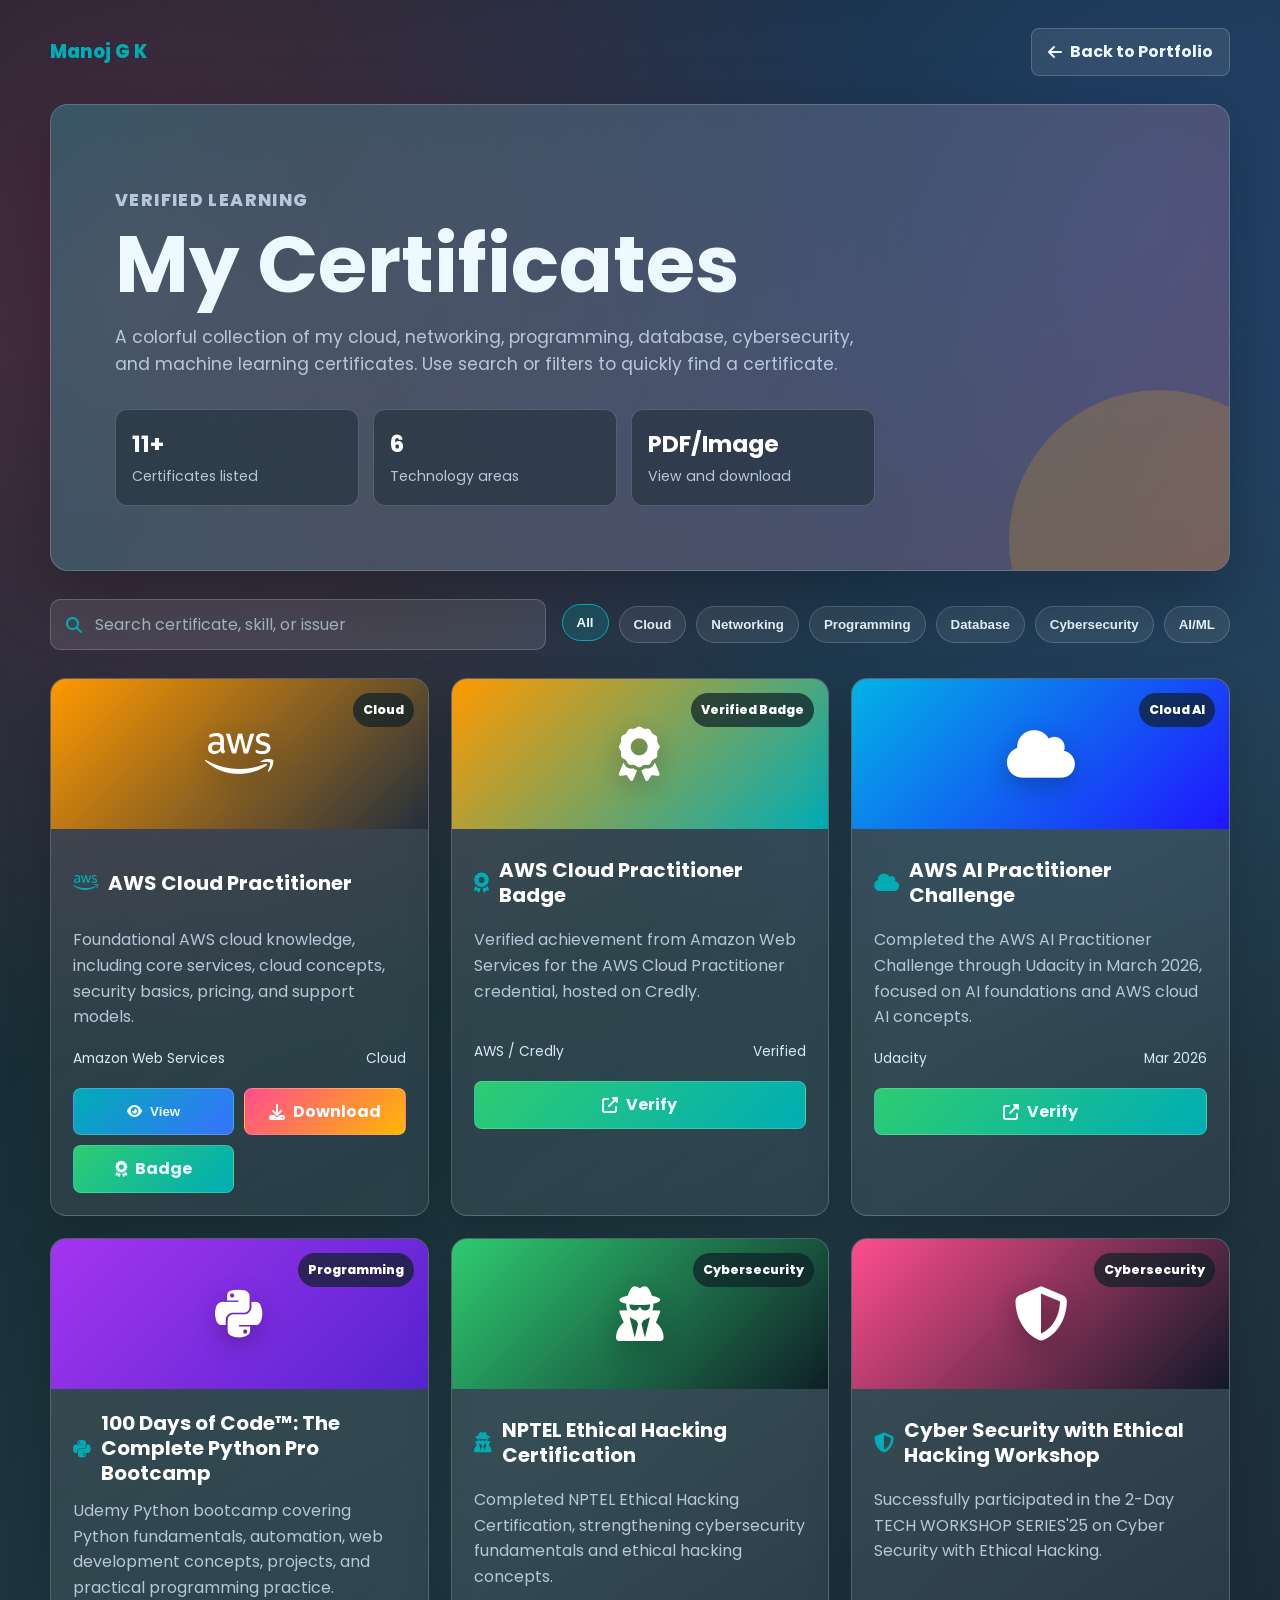
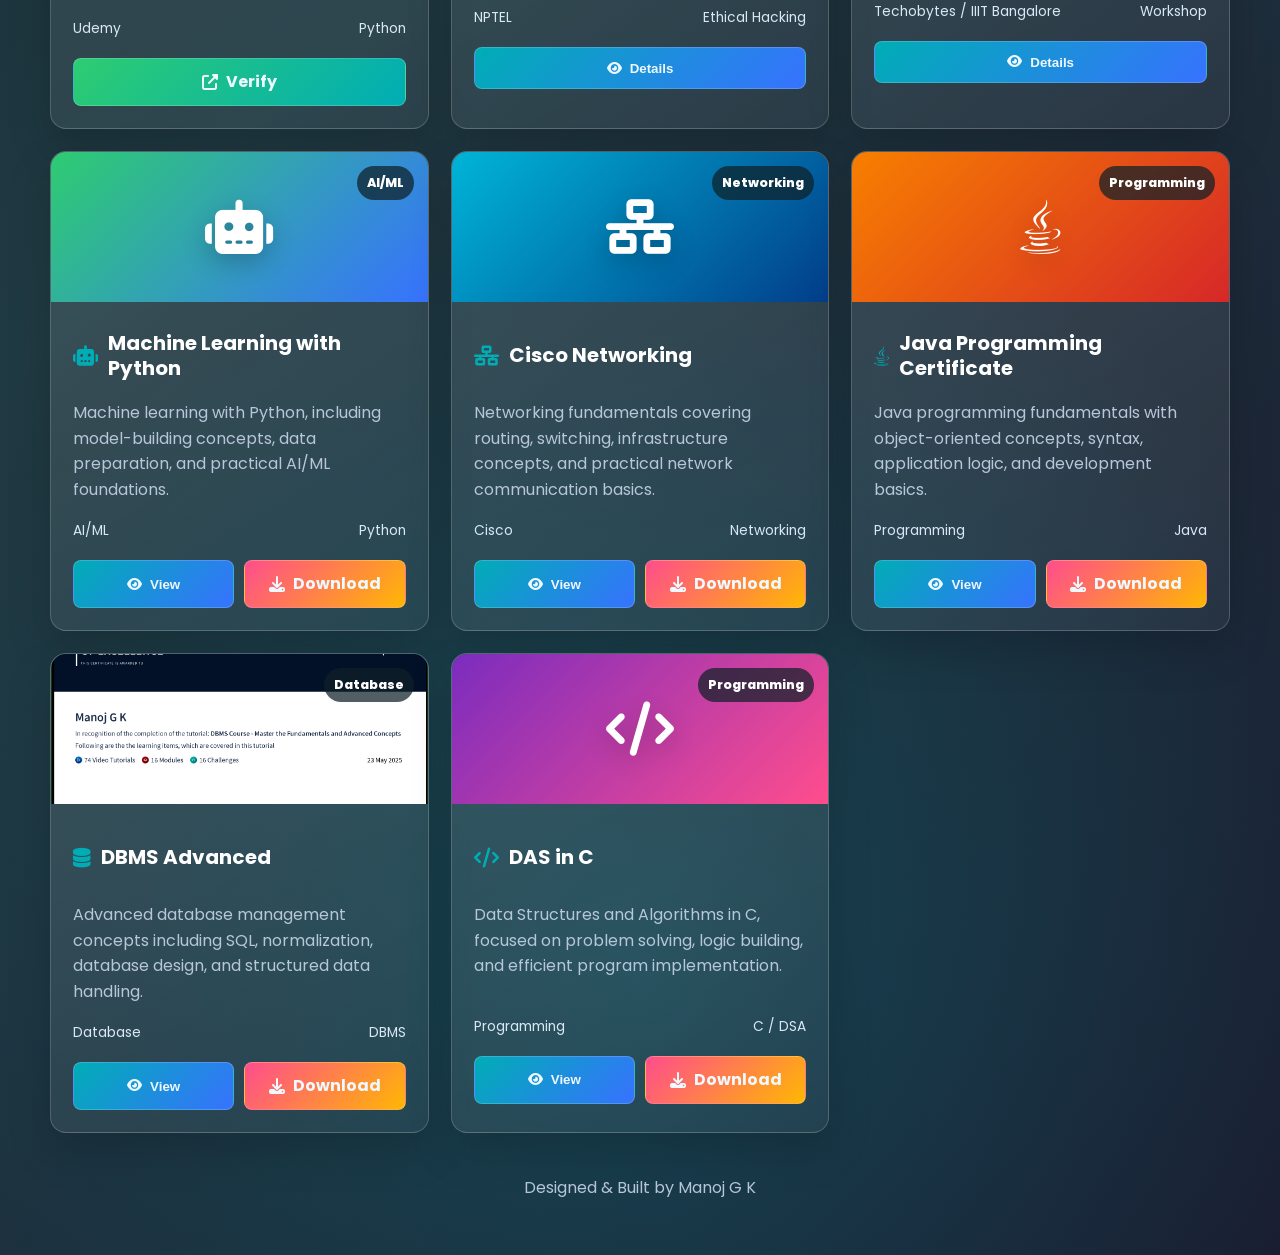
<file: cert/Certificates.html>
<!DOCTYPE html>
<html lang="en">
<head>
  <meta charset="UTF-8">
  <meta name="viewport" content="width=device-width, initial-scale=1.0">
  <title>AWS, DevOps & Cloud Certificates | Manoj G K</title>
  <meta name="description" content="AWS, cloud, DevOps, networking, programming, cybersecurity, database, and AI/ML certificates earned by Manoj G K.">
  <meta name="robots" content="index, follow">
  <meta property="og:title" content="AWS, DevOps & Cloud Certificates | Manoj G K">
  <meta property="og:description" content="Cloud, AWS, DevOps, networking, programming, cybersecurity, database, and AI/ML certificates by Manoj G K.">
  <link rel="preconnect" href="https://fonts.googleapis.com">
  <link rel="preconnect" href="https://fonts.gstatic.com" crossorigin>
  <link href="https://fonts.googleapis.com/css2?family=Poppins:wght@300;400;500;600;700;800&display=swap" rel="stylesheet">
  <link rel="stylesheet" href="https://cdnjs.cloudflare.com/ajax/libs/font-awesome/6.4.0/css/all.min.css">
  <style>
    :root {
      --cyan: #00adb5;
      --blue: #3772ff;
      --pink: #ff4d8d;
      --orange: #ffb703;
      --green: #2ecc71;
      --dark: #0f2027;
      --panel: rgba(255, 255, 255, 0.1);
      --text: #eef8ff;
      --muted: #b7c7d9;
      --line: rgba(255, 255, 255, 0.18);
      --shadow: 0 24px 70px rgba(0, 0, 0, 0.28);
    }

    * {
      box-sizing: border-box;
      margin: 0;
      padding: 0;
    }

    body {
      min-height: 100vh;
      font-family: "Poppins", sans-serif;
      color: var(--text);
      background:
        radial-gradient(circle at 10% 10%, rgba(255, 77, 141, 0.24), transparent 28%),
        radial-gradient(circle at 90% 8%, rgba(55, 114, 255, 0.25), transparent 30%),
        radial-gradient(circle at 50% 90%, rgba(0, 173, 181, 0.22), transparent 30%),
        linear-gradient(135deg, #0f2027, #203a43 48%, #1a1a2e);
      line-height: 1.6;
    }

    a {
      color: inherit;
    }

    .page {
      width: min(1180px, calc(100% - 32px));
      margin: 0 auto;
      padding: 28px 0 54px;
    }

    .topbar {
      display: flex;
      justify-content: space-between;
      align-items: center;
      gap: 16px;
      margin-bottom: 28px;
    }

    .brand {
      color: var(--cyan);
      font-size: 1.15rem;
      font-weight: 800;
      text-decoration: none;
    }

    .back-btn,
    .action-btn {
      display: inline-flex;
      align-items: center;
      justify-content: center;
      gap: 8px;
      min-height: 42px;
      border: 1px solid var(--line);
      border-radius: 8px;
      padding: 10px 16px;
      background: rgba(255, 255, 255, 0.09);
      color: var(--text);
      font-weight: 700;
      text-decoration: none;
      cursor: pointer;
      transition: transform 0.25s ease, background 0.25s ease, border-color 0.25s ease;
    }

    .back-btn:hover,
    .action-btn:hover {
      transform: translateY(-2px);
      border-color: var(--cyan);
      background: rgba(0, 173, 181, 0.18);
    }

    .hero {
      position: relative;
      overflow: hidden;
      border: 1px solid var(--line);
      border-radius: 18px;
      padding: clamp(30px, 6vw, 64px);
      background:
        linear-gradient(120deg, rgba(0, 173, 181, 0.24), rgba(255, 77, 141, 0.18)),
        rgba(255, 255, 255, 0.08);
      box-shadow: var(--shadow);
    }

    .hero::after {
      content: "";
      position: absolute;
      inset: auto -80px -120px auto;
      width: 300px;
      height: 300px;
      border-radius: 50%;
      background: rgba(255, 183, 3, 0.18);
      pointer-events: none;
    }

    .eyebrow {
      color: #9af4f8;
      font-weight: 800;
      letter-spacing: 0.08em;
      text-transform: uppercase;
      font-size: 0.78rem;
    }

    h1 {
      margin-top: 10px;
      font-size: clamp(2.25rem, 7vw, 5rem);
      line-height: 1.02;
    }

    .hero p {
      max-width: 760px;
      margin-top: 18px;
      color: var(--muted);
      font-size: 1.08rem;
    }

    .stats {
      display: grid;
      grid-template-columns: repeat(3, minmax(0, 1fr));
      gap: 14px;
      margin-top: 30px;
      max-width: 760px;
    }

    .stat {
      border: 1px solid var(--line);
      border-radius: 12px;
      padding: 16px;
      background: rgba(15, 32, 39, 0.42);
    }

    .stat strong {
      display: block;
      color: #fff;
      font-size: 1.45rem;
    }

    .stat span {
      color: var(--muted);
      font-size: 0.88rem;
    }

    .toolbar {
      display: grid;
      grid-template-columns: minmax(220px, 1fr) auto;
      gap: 16px;
      margin: 28px 0;
      align-items: center;
    }

    .search {
      position: relative;
    }

    .search i {
      position: absolute;
      top: 50%;
      left: 16px;
      color: var(--cyan);
      transform: translateY(-50%);
    }

    .search input {
      width: 100%;
      min-height: 48px;
      border: 1px solid var(--line);
      border-radius: 10px;
      padding: 12px 16px 12px 44px;
      background: rgba(255, 255, 255, 0.1);
      color: var(--text);
      font: inherit;
      outline: none;
    }

    .search input::placeholder {
      color: #9fb0c0;
    }

    .filters {
      display: flex;
      flex-wrap: wrap;
      gap: 10px;
      justify-content: flex-end;
    }

    .filter-btn {
      border: 1px solid var(--line);
      border-radius: 999px;
      padding: 10px 14px;
      background: rgba(255, 255, 255, 0.08);
      color: var(--text);
      font-weight: 700;
      cursor: pointer;
      transition: transform 0.25s ease, background 0.25s ease, border-color 0.25s ease;
    }

    .filter-btn.active,
    .filter-btn:hover {
      transform: translateY(-2px);
      border-color: var(--cyan);
      background: rgba(0, 173, 181, 0.2);
    }

    .grid {
      display: grid;
      grid-template-columns: repeat(3, minmax(0, 1fr));
      gap: 22px;
    }

    .certificate-card {
      position: relative;
      overflow: hidden;
      min-height: 430px;
      border: 1px solid var(--line);
      border-radius: 16px;
      background: linear-gradient(150deg, rgba(255,255,255,0.12), rgba(255,255,255,0.05));
      box-shadow: 0 18px 44px rgba(0, 0, 0, 0.18);
      transition: transform 0.25s ease, border-color 0.25s ease, box-shadow 0.25s ease;
    }

    .certificate-card:hover,
    .certificate-card:target {
      transform: translateY(-8px);
      border-color: var(--cyan);
      box-shadow: 0 24px 60px rgba(0, 173, 181, 0.2);
    }

    .certificate-card:target {
      outline: 3px solid rgba(255, 183, 3, 0.8);
      scroll-margin-top: 20px;
    }

    .certificate-card.hidden {
      display: none;
    }

    .preview {
      height: 150px;
      display: flex;
      align-items: center;
      justify-content: center;
      background: var(--accent);
    }

    .preview i {
      font-size: 3.4rem;
      color: #fff;
      text-shadow: 0 8px 24px rgba(0,0,0,0.24);
    }

    .preview img {
      width: 100%;
      height: 100%;
      object-fit: cover;
    }

    .badge {
      position: absolute;
      top: 14px;
      right: 14px;
      border-radius: 999px;
      padding: 7px 10px;
      background: rgba(15, 32, 39, 0.72);
      color: #fff;
      font-size: 0.78rem;
      font-weight: 800;
    }

    .content {
      padding: 22px;
    }

    .content h2 {
      display: flex;
      align-items: center;
      gap: 10px;
      min-height: 64px;
      color: #fff;
      font-size: 1.25rem;
      line-height: 1.25;
    }

    .content h2 i {
      color: var(--cyan);
    }

    .content p {
      min-height: 96px;
      color: var(--muted);
      margin: 12px 0 18px;
    }

    .meta {
      display: flex;
      justify-content: space-between;
      gap: 12px;
      margin-bottom: 18px;
      color: #d8e8f5;
      font-size: 0.86rem;
    }

    .actions {
      display: grid;
      grid-template-columns: 1fr 1fr;
      gap: 10px;
    }

    .action-btn.view {
      background: linear-gradient(135deg, var(--cyan), var(--blue));
    }

    .action-btn.download {
      background: linear-gradient(135deg, var(--pink), var(--orange));
    }

    .action-btn.verify {
      background: linear-gradient(135deg, var(--green), var(--cyan));
    }

    .actions .action-btn:only-child {
      grid-column: 1 / -1;
    }

    .no-results {
      display: none;
      margin: 36px 0;
      padding: 34px;
      border: 1px dashed var(--line);
      border-radius: 16px;
      text-align: center;
      color: var(--muted);
      background: rgba(255, 255, 255, 0.08);
    }

    .modal {
      position: fixed;
      inset: 0;
      z-index: 1000;
      display: none;
      align-items: center;
      justify-content: center;
      padding: 20px;
      background: rgba(4, 10, 16, 0.82);
    }

    .modal.open {
      display: flex;
    }

    .modal-box {
      width: min(920px, 100%);
      max-height: 92vh;
      overflow: auto;
      border: 1px solid var(--line);
      border-radius: 14px;
      background: #0f2027;
      box-shadow: var(--shadow);
    }

    .modal-head {
      display: flex;
      align-items: center;
      justify-content: space-between;
      gap: 16px;
      padding: 14px 18px;
      background: linear-gradient(135deg, var(--cyan), var(--blue));
    }

    .close {
      border: 0;
      background: transparent;
      color: #fff;
      font-size: 1.8rem;
      cursor: pointer;
    }

    .modal-body {
      padding: 18px;
    }

    .modal-body embed {
      width: 100%;
      height: 72vh;
      border: 0;
      border-radius: 8px;
      background: #fff;
    }

    .modal-body img {
      display: block;
      max-width: 100%;
      height: auto;
      margin: 0 auto;
      border-radius: 8px;
    }

    .to-top {
      position: fixed;
      right: 22px;
      bottom: 22px;
      width: 48px;
      height: 48px;
      display: none;
      align-items: center;
      justify-content: center;
      border: 0;
      border-radius: 50%;
      background: linear-gradient(135deg, var(--pink), var(--cyan));
      color: #fff;
      cursor: pointer;
      box-shadow: var(--shadow);
    }

    .to-top.visible {
      display: flex;
    }

    footer {
      margin-top: 42px;
      color: var(--muted);
      text-align: center;
    }

    @media (max-width: 980px) {
      .grid {
        grid-template-columns: repeat(2, minmax(0, 1fr));
      }

      .toolbar {
        grid-template-columns: 1fr;
      }

      .filters {
        justify-content: flex-start;
      }
    }

    @media (max-width: 640px) {
      .topbar {
        align-items: flex-start;
        flex-direction: column;
      }

      .stats,
      .grid {
        grid-template-columns: 1fr;
      }

      .certificate-card {
        min-height: auto;
      }

      .content h2,
      .content p {
        min-height: auto;
      }
    }
  </style>
</head>
<body>
  <main class="page">
    <nav class="topbar">
      <a class="brand" href="../index.html">Manoj G K</a>
      <a class="back-btn" href="../index.html#Certificates"><i class="fas fa-arrow-left"></i> Back to Portfolio</a>
    </nav>

    <section class="hero">
      <p class="eyebrow">Verified Learning</p>
      <h1>My Certificates</h1>
      <p>A colorful collection of my cloud, networking, programming, database, cybersecurity, and machine learning certificates. Use search or filters to quickly find a certificate.</p>
      <div class="stats">
        <div class="stat"><strong>11+</strong><span>Certificates listed</span></div>
        <div class="stat"><strong>6</strong><span>Technology areas</span></div>
        <div class="stat"><strong>PDF/Image</strong><span>View and download</span></div>
      </div>
    </section>

    <section class="toolbar" aria-label="Certificate tools">
      <label class="search">
        <i class="fas fa-search"></i>
        <input id="searchInput" type="search" placeholder="Search certificate, skill, or issuer">
      </label>
      <div class="filters">
        <button class="filter-btn active" data-filter="all">All</button>
        <button class="filter-btn" data-filter="cloud">Cloud</button>
        <button class="filter-btn" data-filter="networking">Networking</button>
        <button class="filter-btn" data-filter="programming">Programming</button>
        <button class="filter-btn" data-filter="database">Database</button>
        <button class="filter-btn" data-filter="cybersecurity">Cybersecurity</button>
        <button class="filter-btn" data-filter="ai-ml">AI/ML</button>
      </div>
    </section>

    <section class="grid" id="certificatesGrid">
      <article class="certificate-card" id="aws" data-category="cloud" data-search="aws cloud practitioner amazon web services foundational cloud">
        <div class="preview" style="--accent: linear-gradient(135deg, #ff9900, #232f3e);"><i class="fab fa-aws"></i></div>
        <span class="badge">Cloud</span>
        <div class="content">
          <h2><i class="fab fa-aws"></i> AWS Cloud Practitioner</h2>
          <p>Foundational AWS cloud knowledge, including core services, cloud concepts, security basics, pricing, and support models.</p>
          <div class="meta"><span>Amazon Web Services</span><span>Cloud</span></div>
          <div class="actions">
            <button class="action-btn view" data-title="AWS Cloud Practitioner" data-type="pdf" data-file="../PDF_formate/Certificates/aws-cloud-practitioner.pdf"><i class="fas fa-eye"></i> View</button>
            <a class="action-btn download" href="../PDF_formate/Certificates/aws-cloud-practitioner.pdf" download><i class="fas fa-download"></i> Download</a>
            <a class="action-btn verify" href="https://www.credly.com/badges/80543e7e-8b88-44fc-86ba-12ce91683d86/linked_in?t=t1cc3g" target="_blank" rel="noopener"><i class="fas fa-award"></i> Badge</a>
          </div>
        </div>
      </article>

      <article class="certificate-card" id="aws-cloud-badge" data-category="cloud" data-search="aws cloud practitioner badge credly amazon web services verified achievement">
        <div class="preview" style="--accent: linear-gradient(135deg, #ff9900, #00adb5);"><i class="fas fa-award"></i></div>
        <span class="badge">Verified Badge</span>
        <div class="content">
          <h2><i class="fas fa-award"></i> AWS Cloud Practitioner Badge</h2>
          <p>Verified achievement from Amazon Web Services for the AWS Cloud Practitioner credential, hosted on Credly.</p>
          <div class="meta"><span>AWS / Credly</span><span>Verified</span></div>
          <div class="actions">
            <a class="action-btn verify" href="https://www.credly.com/badges/80543e7e-8b88-44fc-86ba-12ce91683d86/linked_in?t=t1cc3g" target="_blank" rel="noopener"><i class="fas fa-up-right-from-square"></i> Verify</a>
          </div>
        </div>
      </article>

      <article class="certificate-card" id="aws-ai-practitioner" data-category="cloud ai-ml" data-search="aws ai practitioner challenge udacity march 2026 artificial intelligence cloud">
        <div class="preview" style="--accent: linear-gradient(135deg, #02b3e4, #2015ff);"><i class="fas fa-cloud"></i></div>
        <span class="badge">Cloud AI</span>
        <div class="content">
          <h2><i class="fas fa-cloud"></i> AWS AI Practitioner Challenge</h2>
          <p>Completed the AWS AI Practitioner Challenge through Udacity in March 2026, focused on AI foundations and AWS cloud AI concepts.</p>
          <div class="meta"><span>Udacity</span><span>Mar 2026</span></div>
          <div class="actions">
            <a class="action-btn verify" href="https://www.udacity.com/certificate/e/4e640fc2-29a5-11f1-852e-77846c5b3a6b" target="_blank" rel="noopener"><i class="fas fa-up-right-from-square"></i> Verify</a>
          </div>
        </div>
      </article>

      <article class="certificate-card" id="python-bootcamp" data-category="programming" data-search="udemy 100 days of code complete python pro bootcamp python programming">
        <div class="preview" style="--accent: linear-gradient(135deg, #a435f0, #5624d0);"><i class="fab fa-python"></i></div>
        <span class="badge">Programming</span>
        <div class="content">
          <h2><i class="fab fa-python"></i> 100 Days of Code&trade;: The Complete Python Pro Bootcamp</h2>
          <p>Udemy Python bootcamp covering Python fundamentals, automation, web development concepts, projects, and practical programming practice.</p>
          <div class="meta"><span>Udemy</span><span>Python</span></div>
          <div class="actions">
            <a class="action-btn verify" href="https://www.udemy.com/certificate/UC-d702e5b3-27f7-4748-9721-5eba264aa043/" target="_blank" rel="noopener"><i class="fas fa-up-right-from-square"></i> Verify</a>
          </div>
        </div>
      </article>

      <article class="certificate-card" id="nptel-ethical-hacking" data-category="cybersecurity" data-search="nptel ethical hacking certification cyber security">
        <div class="preview" style="--accent: linear-gradient(135deg, #2ecc71, #0f2027);"><i class="fas fa-user-secret"></i></div>
        <span class="badge">Cybersecurity</span>
        <div class="content">
          <h2><i class="fas fa-user-secret"></i> NPTEL Ethical Hacking Certification</h2>
          <p>Completed NPTEL Ethical Hacking Certification, strengthening cybersecurity fundamentals and ethical hacking concepts.</p>
          <div class="meta"><span>NPTEL</span><span>Ethical Hacking</span></div>
          <div class="actions">
            <button class="action-btn view" data-title="NPTEL Ethical Hacking Certification" data-type="text" data-details="Completed NPTEL Ethical Hacking Certification, covering cybersecurity foundations, vulnerability awareness, and ethical hacking concepts."><i class="fas fa-eye"></i> Details</button>
          </div>
        </div>
      </article>

      <article class="certificate-card" id="ethical-hacking-workshop" data-category="cybersecurity" data-search="techobytes technologies synergy 25 iiit bangalore cyber security ethical hacking workshop">
        <div class="preview" style="--accent: linear-gradient(135deg, #ff4d8d, #111827);"><i class="fas fa-shield-halved"></i></div>
        <span class="badge">Cybersecurity</span>
        <div class="content">
          <h2><i class="fas fa-shield-halved"></i> Cyber Security with Ethical Hacking Workshop</h2>
          <p>Successfully participated in the 2-Day TECH WORKSHOP SERIES'25 on Cyber Security with Ethical Hacking.</p>
          <div class="meta"><span>Techobytes / IIIT Bangalore</span><span>Workshop</span></div>
          <div class="actions">
            <button class="action-btn view" data-title="Cyber Security with Ethical Hacking Workshop" data-type="text" data-details="Successfully participated in the 2-Day TECH WORKSHOP SERIES'25 on Cyber Security with Ethical Hacking, organized by Techobytes Technologies in collaboration with Synergy'25 - IIIT Bangalore."><i class="fas fa-eye"></i> Details</button>
          </div>
        </div>
      </article>

      <article class="certificate-card" id="machine-learning" data-category="ai-ml programming" data-search="machine learning python ai ml artificial intelligence">
        <div class="preview" style="--accent: linear-gradient(135deg, #2ecc71, #3772ff);"><i class="fas fa-robot"></i></div>
        <span class="badge">AI/ML</span>
        <div class="content">
          <h2><i class="fas fa-robot"></i> Machine Learning with Python</h2>
          <p>Machine learning with Python, including model-building concepts, data preparation, and practical AI/ML foundations.</p>
          <div class="meta"><span>AI/ML</span><span>Python</span></div>
          <div class="actions">
            <button class="action-btn view" data-title="Machine Learning with Python" data-type="pdf" data-file="../PDF_formate/Certificates/machine-learning-with-python.pdf"><i class="fas fa-eye"></i> View</button>
            <a class="action-btn download" href="../PDF_formate/Certificates/machine-learning-with-python.pdf" download><i class="fas fa-download"></i> Download</a>
          </div>
        </div>
      </article>

      <article class="certificate-card" id="cisco" data-category="networking" data-search="cisco networking routing switching network infrastructure">
        <div class="preview" style="--accent: linear-gradient(135deg, #00b4d8, #023e8a);"><i class="fas fa-network-wired"></i></div>
        <span class="badge">Networking</span>
        <div class="content">
          <h2><i class="fas fa-network-wired"></i> Cisco Networking</h2>
          <p>Networking fundamentals covering routing, switching, infrastructure concepts, and practical network communication basics.</p>
          <div class="meta"><span>Cisco</span><span>Networking</span></div>
          <div class="actions">
            <button class="action-btn view" data-title="Cisco Networking" data-type="pdf" data-file="../PDF_formate/Certificates/cisco-networking-certificate.pdf"><i class="fas fa-eye"></i> View</button>
            <a class="action-btn download" href="../PDF_formate/Certificates/cisco-networking-certificate.pdf" download><i class="fas fa-download"></i> Download</a>
          </div>
        </div>
      </article>

      <article class="certificate-card" id="java" data-category="programming" data-search="java programming object oriented oop">
        <div class="preview" style="--accent: linear-gradient(135deg, #f77f00, #d62828);"><i class="fab fa-java"></i></div>
        <span class="badge">Programming</span>
        <div class="content">
          <h2><i class="fab fa-java"></i> Java Programming Certificate</h2>
          <p>Java programming fundamentals with object-oriented concepts, syntax, application logic, and development basics.</p>
          <div class="meta"><span>Programming</span><span>Java</span></div>
          <div class="actions">
            <button class="action-btn view" data-title="Java Programming Certificate" data-type="pdf" data-file="../PDF_formate/Certificates/java_certicaltes.pdf"><i class="fas fa-eye"></i> View</button>
            <a class="action-btn download" href="../PDF_formate/Certificates/java_certicaltes.pdf" download><i class="fas fa-download"></i> Download</a>
          </div>
        </div>
      </article>

      <article class="certificate-card" id="dbms" data-category="database" data-search="dbms advanced database management sql normalization">
        <div class="preview"><img src="../PDF_formate/Certificates/DBMS-advence.png" alt="DBMS Advanced Certificate"></div>
        <span class="badge">Database</span>
        <div class="content">
          <h2><i class="fas fa-database"></i> DBMS Advanced</h2>
          <p>Advanced database management concepts including SQL, normalization, database design, and structured data handling.</p>
          <div class="meta"><span>Database</span><span>DBMS</span></div>
          <div class="actions">
            <button class="action-btn view" data-title="DBMS Advanced" data-type="image" data-file="../PDF_formate/Certificates/DBMS-advence.png"><i class="fas fa-eye"></i> View</button>
            <a class="action-btn download" href="../PDF_formate/Certificates/DBMS-advence.png" download><i class="fas fa-download"></i> Download</a>
          </div>
        </div>
      </article>

      <article class="certificate-card" id="das-c" data-category="programming" data-search="das c data structures algorithms programming">
        <div class="preview" style="--accent: linear-gradient(135deg, #7b2cbf, #ff4d8d);"><i class="fas fa-code"></i></div>
        <span class="badge">Programming</span>
        <div class="content">
          <h2><i class="fas fa-code"></i> DAS in C</h2>
          <p>Data Structures and Algorithms in C, focused on problem solving, logic building, and efficient program implementation.</p>
          <div class="meta"><span>Programming</span><span>C / DSA</span></div>
          <div class="actions">
            <button class="action-btn view" data-title="DAS in C" data-type="pdf" data-file="../PDF_formate/Certificates/das-in-c.pdf"><i class="fas fa-eye"></i> View</button>
            <a class="action-btn download" href="../PDF_formate/Certificates/das-in-c.pdf" download><i class="fas fa-download"></i> Download</a>
          </div>
        </div>
      </article>
    </section>

    <div class="no-results" id="noResults">
      <i class="fas fa-search"></i>
      <h2>No certificates found</h2>
      <p>Try a different search word or select another filter.</p>
    </div>

    <footer>Designed & Built by Manoj G K</footer>
  </main>

  <div class="modal" id="certificateModal" aria-hidden="true">
    <div class="modal-box">
      <div class="modal-head">
        <h2 id="modalTitle">Certificate</h2>
        <button class="close" type="button" aria-label="Close certificate preview">&times;</button>
      </div>
      <div class="modal-body" id="modalBody"></div>
    </div>
  </div>

  <button class="to-top" type="button" aria-label="Back to top"><i class="fas fa-arrow-up"></i></button>

  <script>
    const filterButtons = document.querySelectorAll(".filter-btn");
    const cards = document.querySelectorAll(".certificate-card");
    const searchInput = document.getElementById("searchInput");
    const noResults = document.getElementById("noResults");
    const modal = document.getElementById("certificateModal");
    const modalTitle = document.getElementById("modalTitle");
    const modalBody = document.getElementById("modalBody");
    const topButton = document.querySelector(".to-top");
    let activeFilter = "all";

    function filterCards() {
      const query = searchInput.value.trim().toLowerCase();
      let visible = 0;

      cards.forEach((card) => {
        const categories = card.dataset.category;
        const search = card.dataset.search;
        const matchesFilter = activeFilter === "all" || categories.includes(activeFilter);
        const matchesSearch = !query || search.includes(query);

        card.classList.toggle("hidden", !(matchesFilter && matchesSearch));
        if (matchesFilter && matchesSearch) visible += 1;
      });

      noResults.style.display = visible ? "none" : "block";
    }

    filterButtons.forEach((button) => {
      button.addEventListener("click", () => {
        filterButtons.forEach((item) => item.classList.remove("active"));
        button.classList.add("active");
        activeFilter = button.dataset.filter;
        filterCards();
      });
    });

    searchInput.addEventListener("input", filterCards);

    document.querySelectorAll(".action-btn.view").forEach((button) => {
      button.addEventListener("click", () => {
        const title = button.dataset.title;
        const file = button.dataset.file;
        const type = button.dataset.type;

        modalTitle.textContent = title;
        if (type === "pdf") {
          modalBody.innerHTML = `<embed src="${file}" type="application/pdf">`;
        } else if (type === "image") {
          modalBody.innerHTML = `<img src="${file}" alt="${title}">`;
        } else {
          modalBody.innerHTML = `<p>${button.dataset.details}</p>`;
        }
        modal.classList.add("open");
        modal.setAttribute("aria-hidden", "false");
        document.body.style.overflow = "hidden";
      });
    });

    function closeModal() {
      modal.classList.remove("open");
      modal.setAttribute("aria-hidden", "true");
      modalBody.innerHTML = "";
      document.body.style.overflow = "";
    }

    document.querySelector(".close").addEventListener("click", closeModal);
    modal.addEventListener("click", (event) => {
      if (event.target === modal) closeModal();
    });

    document.addEventListener("keydown", (event) => {
      if (event.key === "Escape" && modal.classList.contains("open")) closeModal();
    });

    window.addEventListener("scroll", () => {
      topButton.classList.toggle("visible", window.scrollY > 320);
    });

    topButton.addEventListener("click", () => {
      window.scrollTo({ top: 0, behavior: "smooth" });
    });
  </script>
</body>
</html>
</file>
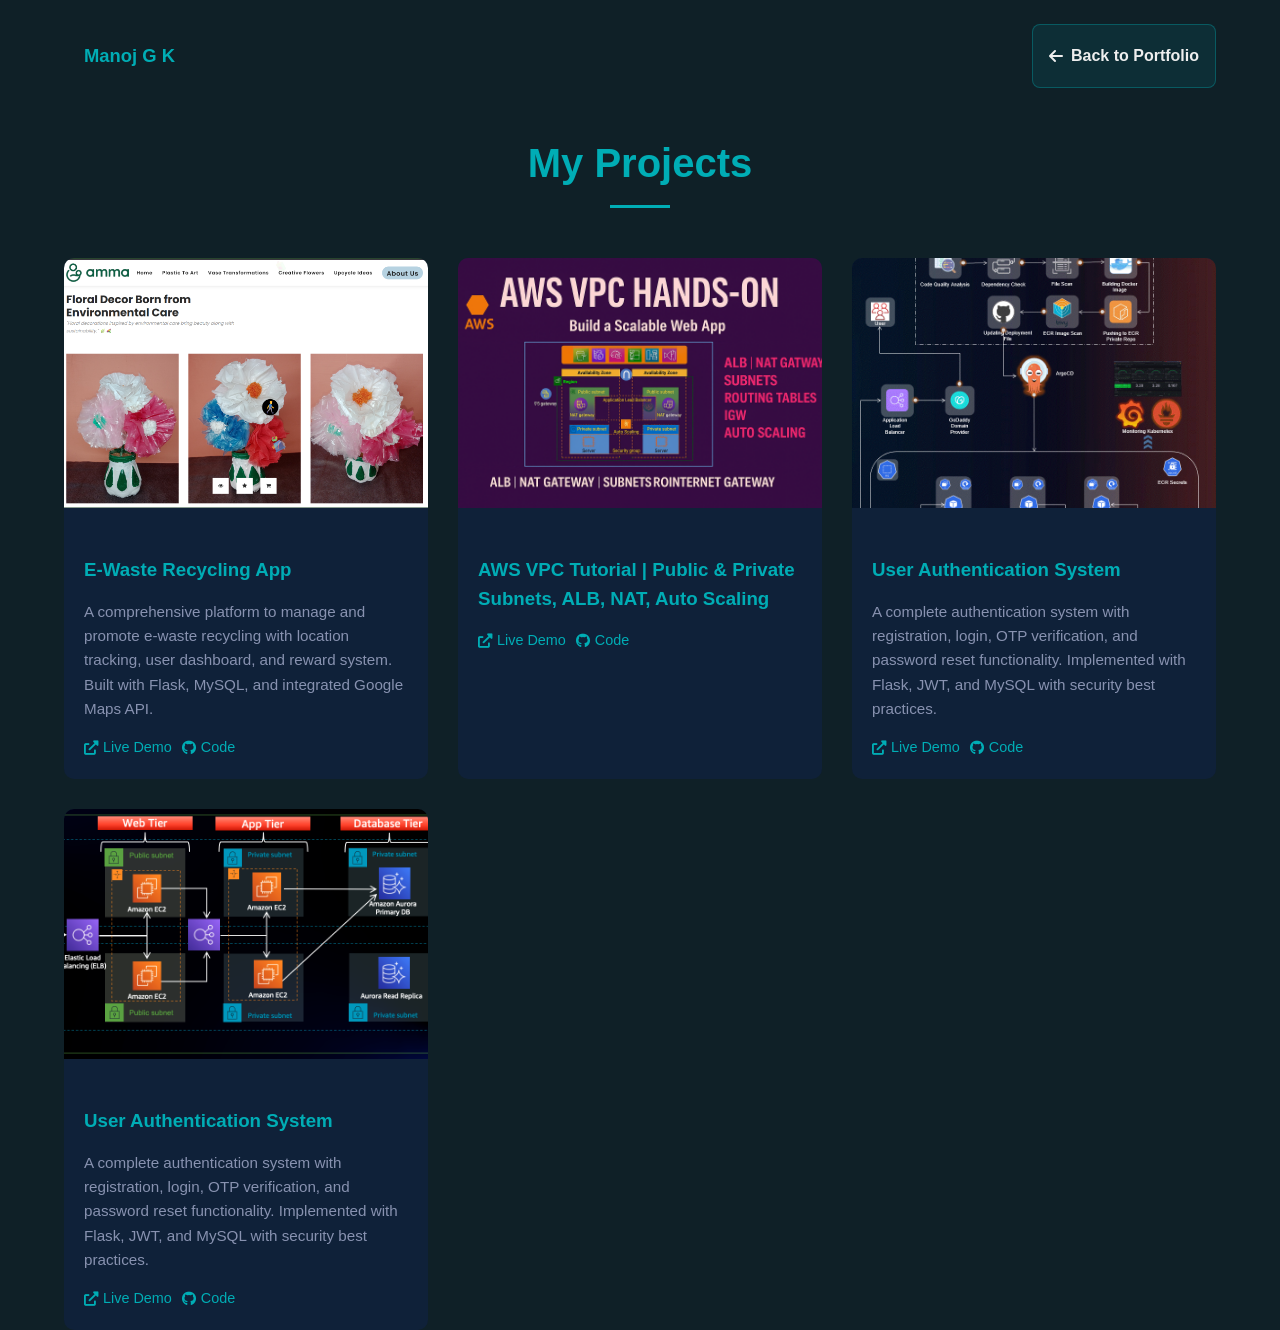
<file: projects/projects.html>
<!DOCTYPE html>
<html lang="en">
<head>
  <meta charset="UTF-8">
  <meta name="viewport" content="width=device-width, initial-scale=1.0">
  <title>DevOps, AWS & Cloud Projects | Manoj G K</title>
  <meta name="description" content="Explore Manoj G K's DevOps, AWS cloud, infrastructure, CI/CD, Flask, and automation projects with live demos and source code.">
  <meta name="robots" content="index, follow">
  <meta property="og:title" content="DevOps, AWS & Cloud Projects | Manoj G K">
  <meta property="og:description" content="DevOps, AWS cloud, infrastructure, CI/CD, automation, and full-stack projects by Manoj G K.">
  <link rel="stylesheet" href="https://cdnjs.cloudflare.com/ajax/libs/font-awesome/6.0.0-beta3/css/all.min.css">
  <style>
    body {
      font-family: 'Poppins', sans-serif;
      margin: 0;
      background: #0f2027;
      color: #e6f1ff;
      line-height: 1.6;
    }

    a { text-decoration: none; }

    header {
      background: rgba(26,26,46,0.9);
      padding: 20px 5%;
      position: sticky;
      top: 0;
      display: flex;
      justify-content: space-between;
      align-items: center;
      z-index: 100;
    }

    header h1 { color: #00adb5; margin: 0; }

    nav a {
      color: #eee;
      margin-left: 20px;
      font-weight: 500;
      transition: 0.3s;
    }

    nav a:hover { color: #00adb5; }

    .topbar {
      display: flex;
      justify-content: space-between;
      align-items: center;
      gap: 16px;
      padding: 24px 5% 10px;
    }

    .brand {
      color: #00adb5;
      font-size: 1.15rem;
      font-weight: 700;
    }

    .back-btn {
      display: inline-flex;
      align-items: center;
      justify-content: center;
      gap: 8px;
      min-height: 42px;
      border: 1px solid rgba(0, 173, 181, 0.35);
      border-radius: 8px;
      padding: 10px 16px;
      background: rgba(0, 173, 181, 0.1);
      color: #eee;
      font-weight: 600;
      transition: transform 0.25s ease, background 0.25s ease, border-color 0.25s ease;
    }

    .back-btn:hover {
      transform: translateY(-2px);
      border-color: #00adb5;
      background: rgba(0, 173, 181, 0.18);
      color: #fff;
    }

    section {
      padding: 0 5%;
      min-height: 100vh;
    }

    .section-title {
      font-size: 2.5rem;
      text-align: center;
      margin-bottom: 50px;
      color: #00adb5;
      position: relative;
    }

    .section-title::after {
      content: '';
      width: 60px;
      height: 3px;
      background: #00adb5;
      display: block;
      margin: 10px auto 0;
    }

    .project-grid {
      display: grid;
      grid-template-columns: repeat(auto-fit, minmax(300px, 1fr));
      gap: 30px;
      margin-top: 30px;
    }

    .project-card {
      background: rgba(17,34,64,0.7);
      border-radius: 10px;
      overflow: hidden;
      transition: all 0.3s ease;
    }

    .project-card:hover { transform: translateY(-10px); }

    .project-img {
      width: 100%;
      height: 250px;
      object-fit: cover;
    }

    .project-content {
      padding: 20px;
    }

    .project-content h3 { color: #00adb5; margin-bottom: 15px; }

    .project-content p { color: #8892b0; margin-bottom: 15px; font-size: 0.95rem; }

    .project-links {
      display: flex;
      gap: 10px;
      flex-wrap: wrap;
    }

    .project-link {
      color: #00adb5;
      display: flex;
      align-items: center;
      gap: 5px;
      font-size: 0.9rem;
    }

    .project-link:hover { color: #eee; }

    .more-projects {
      text-align: center;
      margin-top: 50px;
    }

    .more-projects a {
      display: inline-block;
      padding: 12px 35px;
      border: 2px solid #00adb5;
      border-radius: 5px;
      color: #00adb5;
      font-weight: 600;
      transition: 0.3s;
    }

    .more-projects a:hover {
      background: #00adb5;
      color: #fff;
    }

    @media(max-width:768px) {
      .project-grid { grid-template-columns: 1fr; }
    }
    .project-grid {
  display: grid;
  grid-template-columns: repeat(3, 1fr); /* exactly 3 columns */
  gap: 30px;
  margin-top: 30px;
}
@media(max-width:1024px) {
  .project-grid { grid-template-columns: repeat(2, 1fr); } /* 2 columns on medium screens */
}

@media(max-width:768px) {
  .project-grid { grid-template-columns: 1fr; } /* 1 column on mobile */
}
.project-grid {
  display: grid;
  grid-template-columns: repeat(3, 1fr); /* exactly 3 per row */
  gap: 30px;
  margin-top: 30px;
}

@media(max-width:1024px) {
  .project-grid { grid-template-columns: repeat(2, 1fr); }
}

@media(max-width:768px) {
  .project-grid { grid-template-columns: 1fr; }

  .topbar {
    align-items: flex-start;
    flex-direction: column;
    padding-top: 18px;
  }
}

  </style>
</head>
<body>

  <nav class="topbar">
    <a class="brand" href="../index.html">Manoj G K</a>
    <a class="back-btn" href="../index.html#projects"><i class="fas fa-arrow-left"></i> Back to Portfolio</a>
  </nav>

  <!-- Projects Section -->
  <section class="projects" id="projects">
    <h2 class="section-title">My Projects</h2>
    <div class="project-grid">
      
      <div class="project-card">
        <img src="../assenst/e-waste-recycling.png" alt="E-Waste Recycling App" class="project-img">
        <div class="project-content">
          <h3>E-Waste Recycling App</h3>
          <p>A comprehensive platform to manage and promote e-waste recycling with location tracking, user dashboard, and reward system. Built with Flask, MySQL, and integrated Google Maps API.</p>
          <div class="project-links">
            <a href="https://manojgk.shop/" class="project-link"><i class="fas fa-external-link-alt"></i> Live Demo</a>
            <a href="https://github.com/ManojGK-2002/manojgk-shop" class="project-link"><i class="fab fa-github"></i> Code</a>
          </div>
        </div>
      </div>

      <div class="project-card">
        <img src="../assenst/aws-vpc-tutorial.png" alt="AWS VPC Tutorial" class="project-img">
        <div class="project-content">
          <h3>AWS VPC Tutorial | Public & Private Subnets, ALB, NAT, Auto Scaling</h3>
          <div class="project-links">
            <a href="#" class="project-link"><i class="fas fa-external-link-alt"></i> Live Demo</a>
            <a href="#" class="project-link"><i class="fab fa-github"></i> Code</a>
          </div>
        </div>
      </div>

      <div class="project-card">
        <img src="../assenst/Three-Tier.gif" alt="User Auth System" class="project-img">
        <div class="project-content">
          <h3>User Authentication System</h3>
          <p>A complete authentication system with registration, login, OTP verification, and password reset functionality. Implemented with Flask, JWT, and MySQL with security best practices.</p>
          <div class="project-links">
            <a href="#" class="project-link"><i class="fas fa-external-link-alt"></i> Live Demo</a>
            <a href="#" class="project-link"><i class="fab fa-github"></i> Code</a>
          </div>
        </div>
      </div>
      <div class="project-card">
        <img src="../assenst/image-1.png" alt="User Auth System" class="project-img">
        <div class="project-content">
          <h3>User Authentication System</h3>
          <p>A complete authentication system with registration, login, OTP verification, and password reset functionality. Implemented with Flask, JWT, and MySQL with security best practices.</p>
          <div class="project-links">
            <a href="#" class="project-link"><i class="fas fa-external-link-alt"></i> Live Demo</a>
            <a href="#" class="project-link"><i class="fab fa-github"></i> Code</a>
          </div>
        </div>
      </div>

    </div>

    <!-- More Projects Button -->
 
  </section>

</body>
</html>
</file>
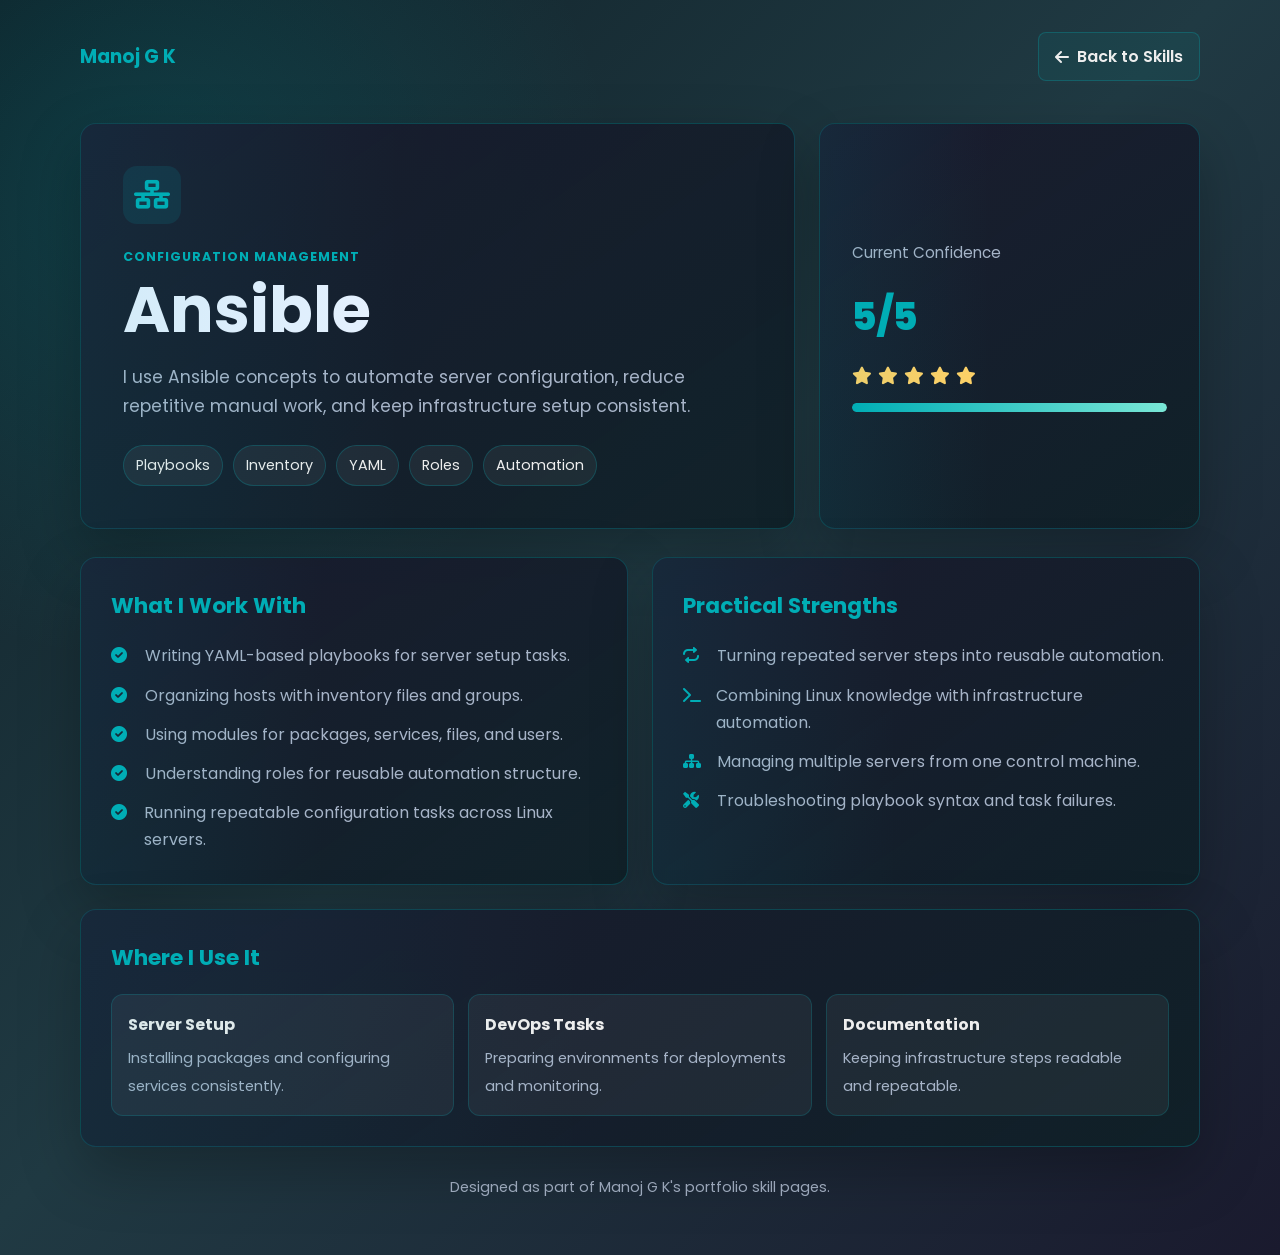
<file: Skills/Ansible.html>
<!DOCTYPE html>
<html lang="en">
<head>
  <meta charset="UTF-8">
  <meta name="viewport" content="width=device-width, initial-scale=1.0">
  <title>Ansible Skills | Manoj G K</title>
  <link rel="preconnect" href="https://fonts.googleapis.com">
  <link rel="preconnect" href="https://fonts.gstatic.com" crossorigin>
  <link href="https://fonts.googleapis.com/css2?family=Poppins:wght@300;400;500;600;700;800&display=swap" rel="stylesheet">
  <link rel="stylesheet" href="https://cdnjs.cloudflare.com/ajax/libs/font-awesome/6.0.0-beta3/css/all.min.css">
  <link rel="stylesheet" href="./skill-page.css">
</head>
<body>
  <main class="page-shell">
    <nav class="top-bar">
      <a class="brand" href="../index.html#skills">Manoj G K</a>
      <a class="back-link" href="../index.html#skills"><i class="fas fa-arrow-left"></i> Back to Skills</a>
    </nav>

    <section class="hero">
      <div class="hero-card">
        <div class="skill-icon"><i class="fas fa-network-wired"></i></div>
        <p class="eyebrow">Configuration Management</p>
        <h1>Ansible</h1>
        <p class="lead">I use Ansible concepts to automate server configuration, reduce repetitive manual work, and keep infrastructure setup consistent.</p>
        <div class="tag-row">
          <span class="tag">Playbooks</span>
          <span class="tag">Inventory</span>
          <span class="tag">YAML</span>
          <span class="tag">Roles</span>
          <span class="tag">Automation</span>
        </div>
      </div>
      <aside class="score-card">
        <p class="score-label">Current Confidence</p>
        <p class="score-value">5/5</p>
        <div class="rating" aria-label="5 out of 5 stars">
          <i class="fas fa-star"></i><i class="fas fa-star"></i><i class="fas fa-star"></i><i class="fas fa-star"></i><i class="fas fa-star"></i>
        </div>
        <div class="meter" style="--level: 100%"><span></span></div>
      </aside>
    </section>

    <section class="content-grid">
      <article class="content-card">
        <h2>What I Work With</h2>
        <ul class="skill-list">
          <li><i class="fas fa-check-circle"></i> Writing YAML-based playbooks for server setup tasks.</li>
          <li><i class="fas fa-check-circle"></i> Organizing hosts with inventory files and groups.</li>
          <li><i class="fas fa-check-circle"></i> Using modules for packages, services, files, and users.</li>
          <li><i class="fas fa-check-circle"></i> Understanding roles for reusable automation structure.</li>
          <li><i class="fas fa-check-circle"></i> Running repeatable configuration tasks across Linux servers.</li>
        </ul>
      </article>

      <article class="content-card">
        <h2>Practical Strengths</h2>
        <ul class="skill-list">
          <li><i class="fas fa-repeat"></i> Turning repeated server steps into reusable automation.</li>
          <li><i class="fas fa-terminal"></i> Combining Linux knowledge with infrastructure automation.</li>
          <li><i class="fas fa-sitemap"></i> Managing multiple servers from one control machine.</li>
          <li><i class="fas fa-tools"></i> Troubleshooting playbook syntax and task failures.</li>
        </ul>
      </article>

      <article class="content-card wide">
        <h2>Where I Use It</h2>
        <div class="highlight-grid">
          <div class="highlight"><strong>Server Setup</strong><span>Installing packages and configuring services consistently.</span></div>
          <div class="highlight"><strong>DevOps Tasks</strong><span>Preparing environments for deployments and monitoring.</span></div>
          <div class="highlight"><strong>Documentation</strong><span>Keeping infrastructure steps readable and repeatable.</span></div>
        </div>
      </article>
    </section>
    <p class="footer-note">Designed as part of Manoj G K's portfolio skill pages.</p>
  </main>
  <script src="./skill-page.js"></script>
</body>
</html>
</file>
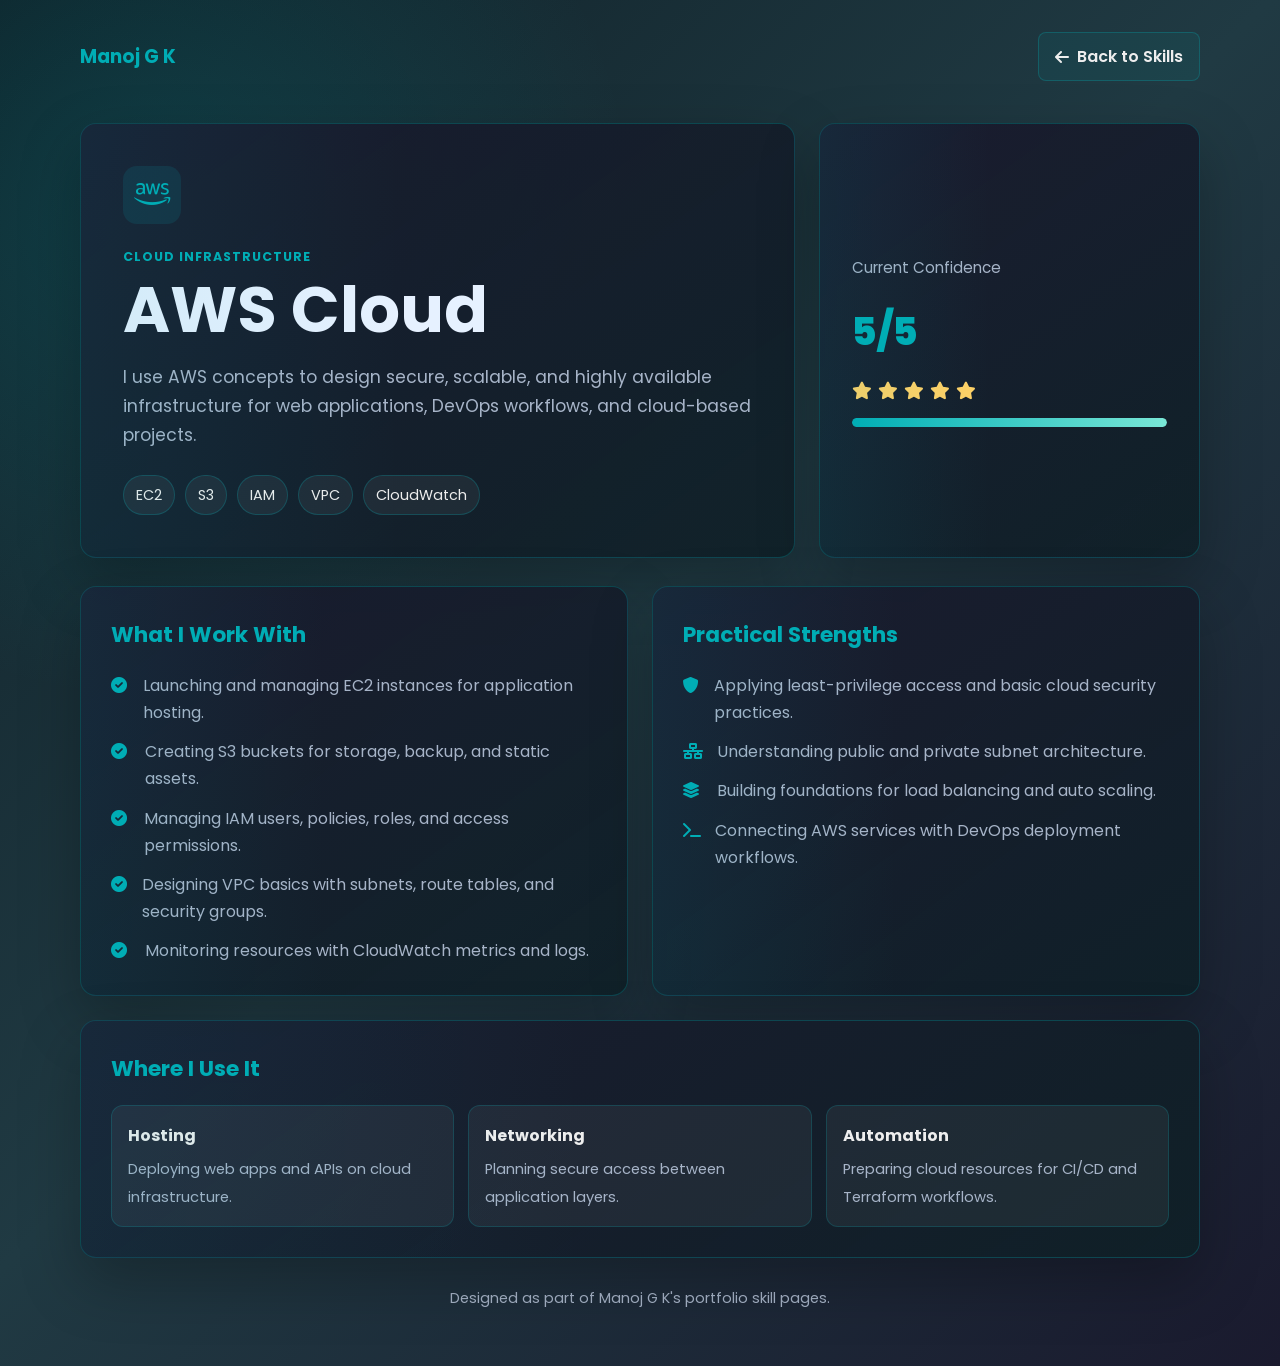
<file: Skills/AWS.html>
<!DOCTYPE html>
<html lang="en">
<head>
  <meta charset="UTF-8">
  <meta name="viewport" content="width=device-width, initial-scale=1.0">
  <title>AWS Cloud Skills | Manoj G K</title>
  <link rel="preconnect" href="https://fonts.googleapis.com">
  <link rel="preconnect" href="https://fonts.gstatic.com" crossorigin>
  <link href="https://fonts.googleapis.com/css2?family=Poppins:wght@300;400;500;600;700;800&display=swap" rel="stylesheet">
  <link rel="stylesheet" href="https://cdnjs.cloudflare.com/ajax/libs/font-awesome/6.0.0-beta3/css/all.min.css">
  <link rel="stylesheet" href="./skill-page.css">
</head>
<body>
  <main class="page-shell">
    <nav class="top-bar">
      <a class="brand" href="../index.html#skills">Manoj G K</a>
      <a class="back-link" href="../index.html#skills"><i class="fas fa-arrow-left"></i> Back to Skills</a>
    </nav>

    <section class="hero">
      <div class="hero-card">
        <div class="skill-icon"><i class="fab fa-aws"></i></div>
        <p class="eyebrow">Cloud Infrastructure</p>
        <h1>AWS Cloud</h1>
        <p class="lead">I use AWS concepts to design secure, scalable, and highly available infrastructure for web applications, DevOps workflows, and cloud-based projects.</p>
        <div class="tag-row">
          <span class="tag">EC2</span>
          <span class="tag">S3</span>
          <span class="tag">IAM</span>
          <span class="tag">VPC</span>
          <span class="tag">CloudWatch</span>
        </div>
      </div>
      <aside class="score-card">
        <p class="score-label">Current Confidence</p>
        <p class="score-value">5/5</p>
        <div class="rating" aria-label="5 out of 5 stars">
          <i class="fas fa-star"></i><i class="fas fa-star"></i><i class="fas fa-star"></i><i class="fas fa-star"></i><i class="fas fa-star"></i>
        </div>
        <div class="meter" style="--level: 100%"><span></span></div>
      </aside>
    </section>

    <section class="content-grid">
      <article class="content-card">
        <h2>What I Work With</h2>
        <ul class="skill-list">
          <li><i class="fas fa-check-circle"></i> Launching and managing EC2 instances for application hosting.</li>
          <li><i class="fas fa-check-circle"></i> Creating S3 buckets for storage, backup, and static assets.</li>
          <li><i class="fas fa-check-circle"></i> Managing IAM users, policies, roles, and access permissions.</li>
          <li><i class="fas fa-check-circle"></i> Designing VPC basics with subnets, route tables, and security groups.</li>
          <li><i class="fas fa-check-circle"></i> Monitoring resources with CloudWatch metrics and logs.</li>
        </ul>
      </article>

      <article class="content-card">
        <h2>Practical Strengths</h2>
        <ul class="skill-list">
          <li><i class="fas fa-shield-alt"></i> Applying least-privilege access and basic cloud security practices.</li>
          <li><i class="fas fa-network-wired"></i> Understanding public and private subnet architecture.</li>
          <li><i class="fas fa-layer-group"></i> Building foundations for load balancing and auto scaling.</li>
          <li><i class="fas fa-terminal"></i> Connecting AWS services with DevOps deployment workflows.</li>
        </ul>
      </article>

      <article class="content-card wide">
        <h2>Where I Use It</h2>
        <div class="highlight-grid">
          <div class="highlight"><strong>Hosting</strong><span>Deploying web apps and APIs on cloud infrastructure.</span></div>
          <div class="highlight"><strong>Networking</strong><span>Planning secure access between application layers.</span></div>
          <div class="highlight"><strong>Automation</strong><span>Preparing cloud resources for CI/CD and Terraform workflows.</span></div>
        </div>
      </article>
    </section>
    <p class="footer-note">Designed as part of Manoj G K's portfolio skill pages.</p>
  </main>
  <script src="./skill-page.js"></script>
</body>
</html>
</file>
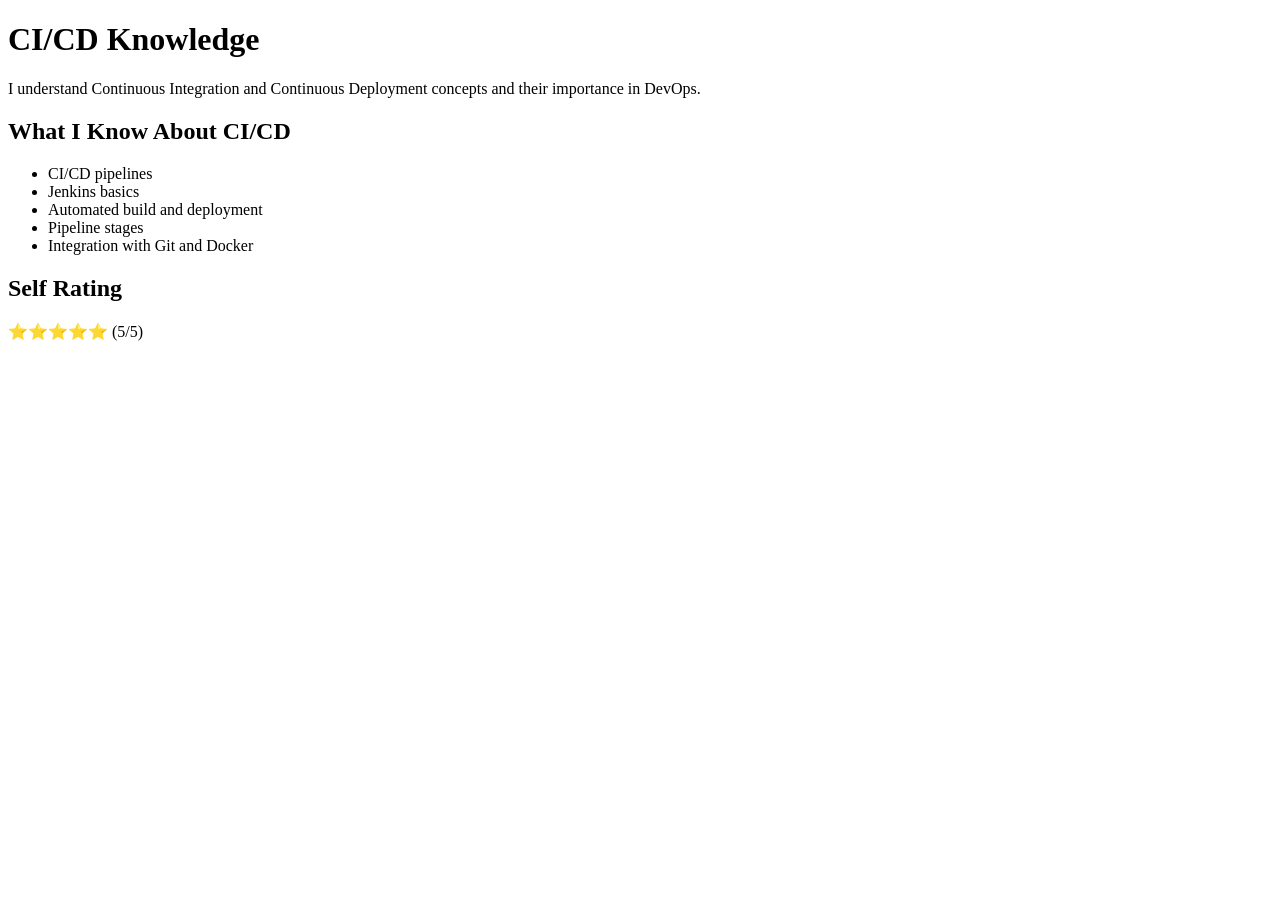
<file: Skills/CI-CD.html>
<!DOCTYPE html>
<html lang="en">
<head>
    <meta charset="UTF-8">
    <title>CI/CD Skills</title>
</head>
<body>

<h1>CI/CD Knowledge</h1>

<p>
I understand Continuous Integration and Continuous Deployment concepts
and their importance in DevOps.
</p>

<h2>What I Know About CI/CD</h2>
<ul>
    <li>CI/CD pipelines</li>
    <li>Jenkins basics</li>
    <li>Automated build and deployment</li>
    <li>Pipeline stages</li>
    <li>Integration with Git and Docker</li>
</ul>

<h2>Self Rating</h2>
<p>⭐⭐⭐⭐⭐ (5/5)</p>

</body>
</html>
</file>
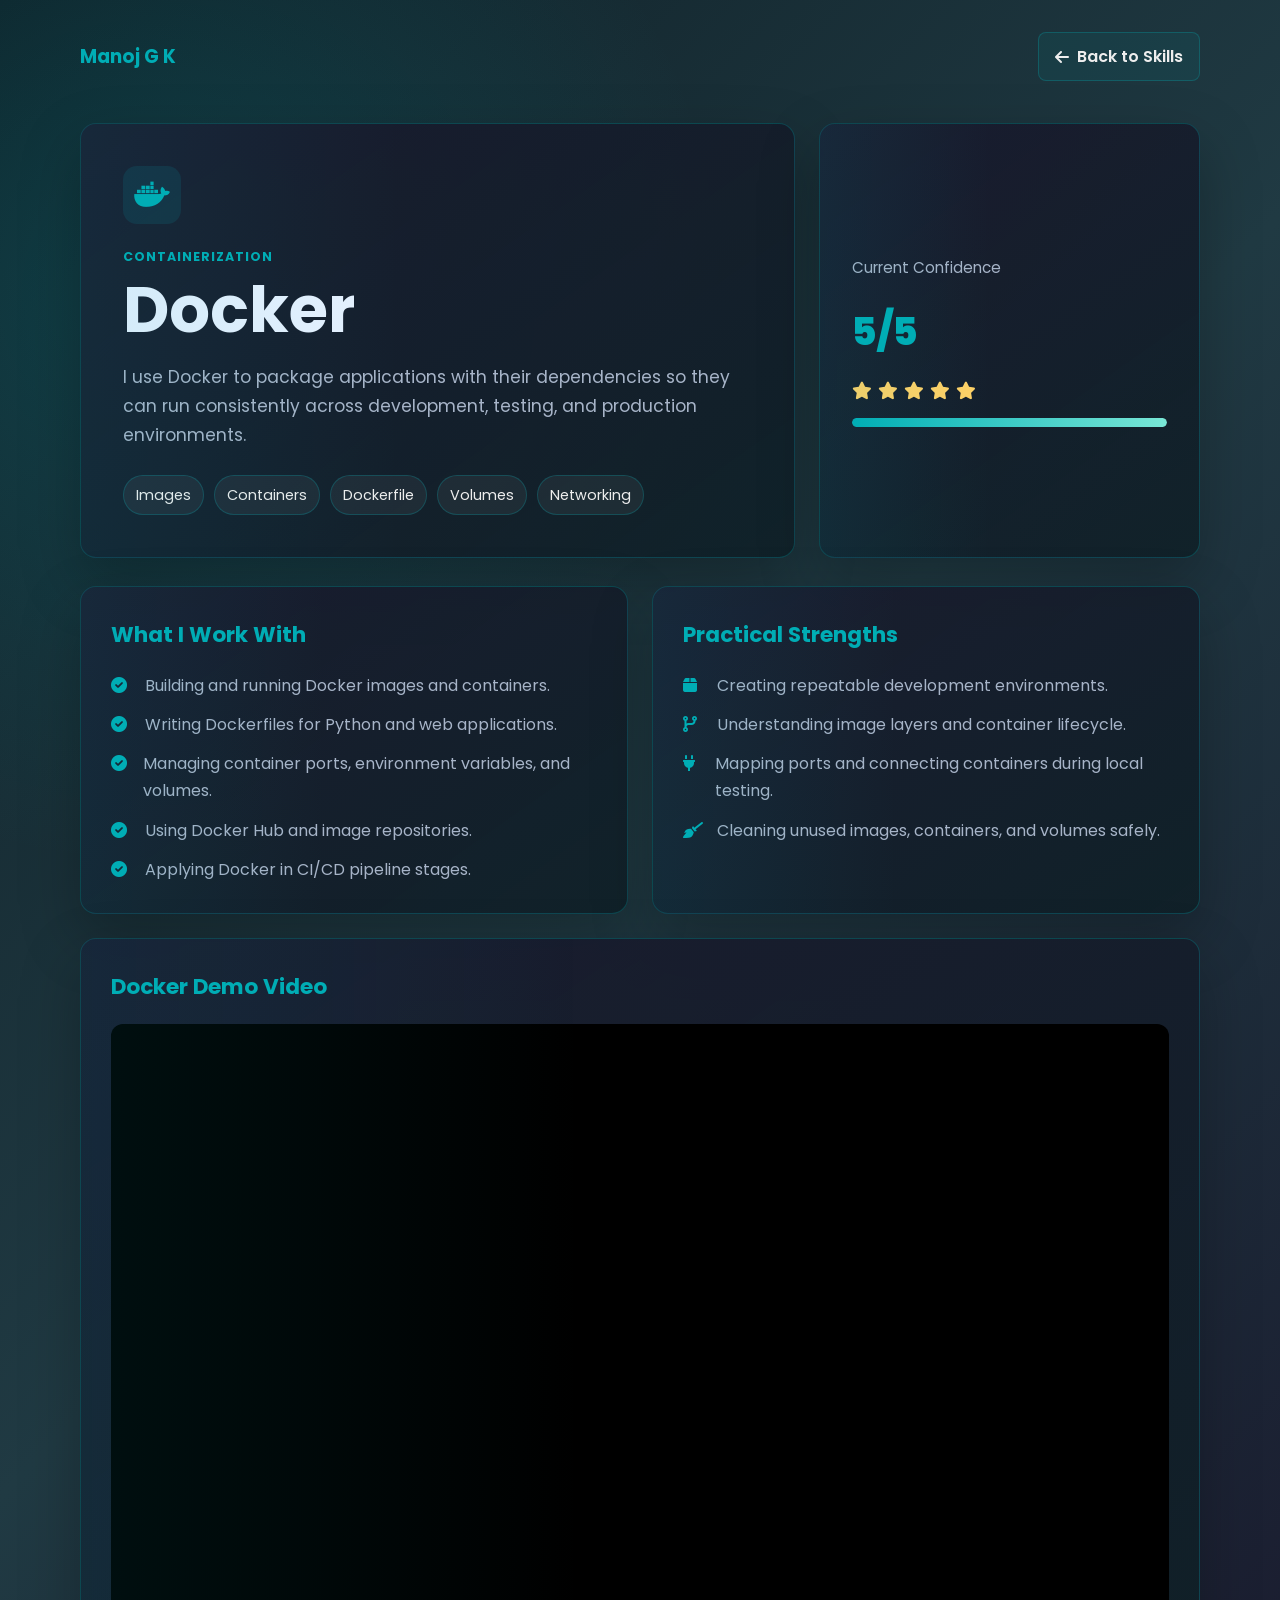
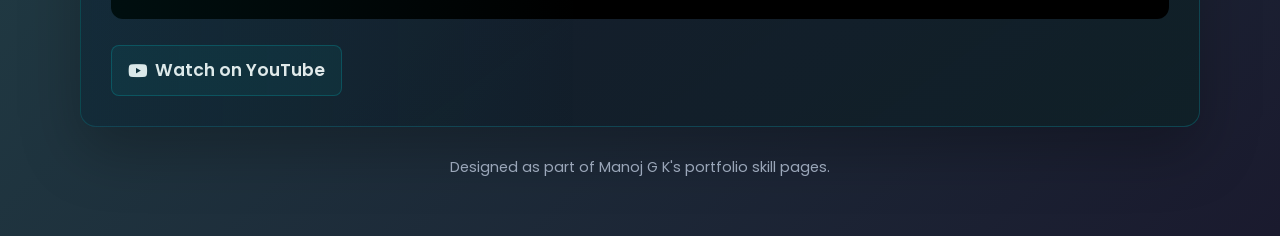
<file: Skills/Docker.html>
<!DOCTYPE html>
<html lang="en">
<head>
  <meta charset="UTF-8">
  <meta name="viewport" content="width=device-width, initial-scale=1.0">
  <title>Docker Skills | Manoj G K</title>
  <link rel="preconnect" href="https://fonts.googleapis.com">
  <link rel="preconnect" href="https://fonts.gstatic.com" crossorigin>
  <link href="https://fonts.googleapis.com/css2?family=Poppins:wght@300;400;500;600;700;800&display=swap" rel="stylesheet">
  <link rel="stylesheet" href="https://cdnjs.cloudflare.com/ajax/libs/font-awesome/6.0.0-beta3/css/all.min.css">
  <link rel="stylesheet" href="./skill-page.css">
</head>
<body>
  <main class="page-shell">
    <nav class="top-bar">
      <a class="brand" href="../index.html#skills">Manoj G K</a>
      <a class="back-link" href="../index.html#skills"><i class="fas fa-arrow-left"></i> Back to Skills</a>
    </nav>

    <section class="hero">
      <div class="hero-card">
        <div class="skill-icon"><i class="fab fa-docker"></i></div>
        <p class="eyebrow">Containerization</p>
        <h1>Docker</h1>
        <p class="lead">I use Docker to package applications with their dependencies so they can run consistently across development, testing, and production environments.</p>
        <div class="tag-row">
          <span class="tag">Images</span>
          <span class="tag">Containers</span>
          <span class="tag">Dockerfile</span>
          <span class="tag">Volumes</span>
          <span class="tag">Networking</span>
        </div>
      </div>
      <aside class="score-card">
        <p class="score-label">Current Confidence</p>
        <p class="score-value">5/5</p>
        <div class="rating" aria-label="5 out of 5 stars">
          <i class="fas fa-star"></i><i class="fas fa-star"></i><i class="fas fa-star"></i><i class="fas fa-star"></i><i class="fas fa-star"></i>
        </div>
        <div class="meter" style="--level: 100%"><span></span></div>
      </aside>
    </section>

    <section class="content-grid">
      <article class="content-card">
        <h2>What I Work With</h2>
        <ul class="skill-list">
          <li><i class="fas fa-check-circle"></i> Building and running Docker images and containers.</li>
          <li><i class="fas fa-check-circle"></i> Writing Dockerfiles for Python and web applications.</li>
          <li><i class="fas fa-check-circle"></i> Managing container ports, environment variables, and volumes.</li>
          <li><i class="fas fa-check-circle"></i> Using Docker Hub and image repositories.</li>
          <li><i class="fas fa-check-circle"></i> Applying Docker in CI/CD pipeline stages.</li>
        </ul>
      </article>

      <article class="content-card">
        <h2>Practical Strengths</h2>
        <ul class="skill-list">
          <li><i class="fas fa-box"></i> Creating repeatable development environments.</li>
          <li><i class="fas fa-code-branch"></i> Understanding image layers and container lifecycle.</li>
          <li><i class="fas fa-plug"></i> Mapping ports and connecting containers during local testing.</li>
          <li><i class="fas fa-broom"></i> Cleaning unused images, containers, and volumes safely.</li>
        </ul>
      </article>

      <article class="content-card wide">
        <h2>Docker Demo Video</h2>
        <iframe class="video-frame" src="https://www.youtube.com/embed/IyVmunYxYLw" title="Docker Demo Video" allow="accelerometer; autoplay; clipboard-write; encrypted-media; gyroscope; picture-in-picture; web-share" allowfullscreen></iframe>
        <p class="lead"><a class="primary-link" href="https://youtu.be/IyVmunYxYLw?si=00kxWVOwQONJMXYM" target="_blank" rel="noopener"><i class="fab fa-youtube"></i> Watch on YouTube</a></p>
      </article>
    </section>
    <p class="footer-note">Designed as part of Manoj G K's portfolio skill pages.</p>
  </main>
  <script src="./skill-page.js"></script>
</body>
</html>
</file>
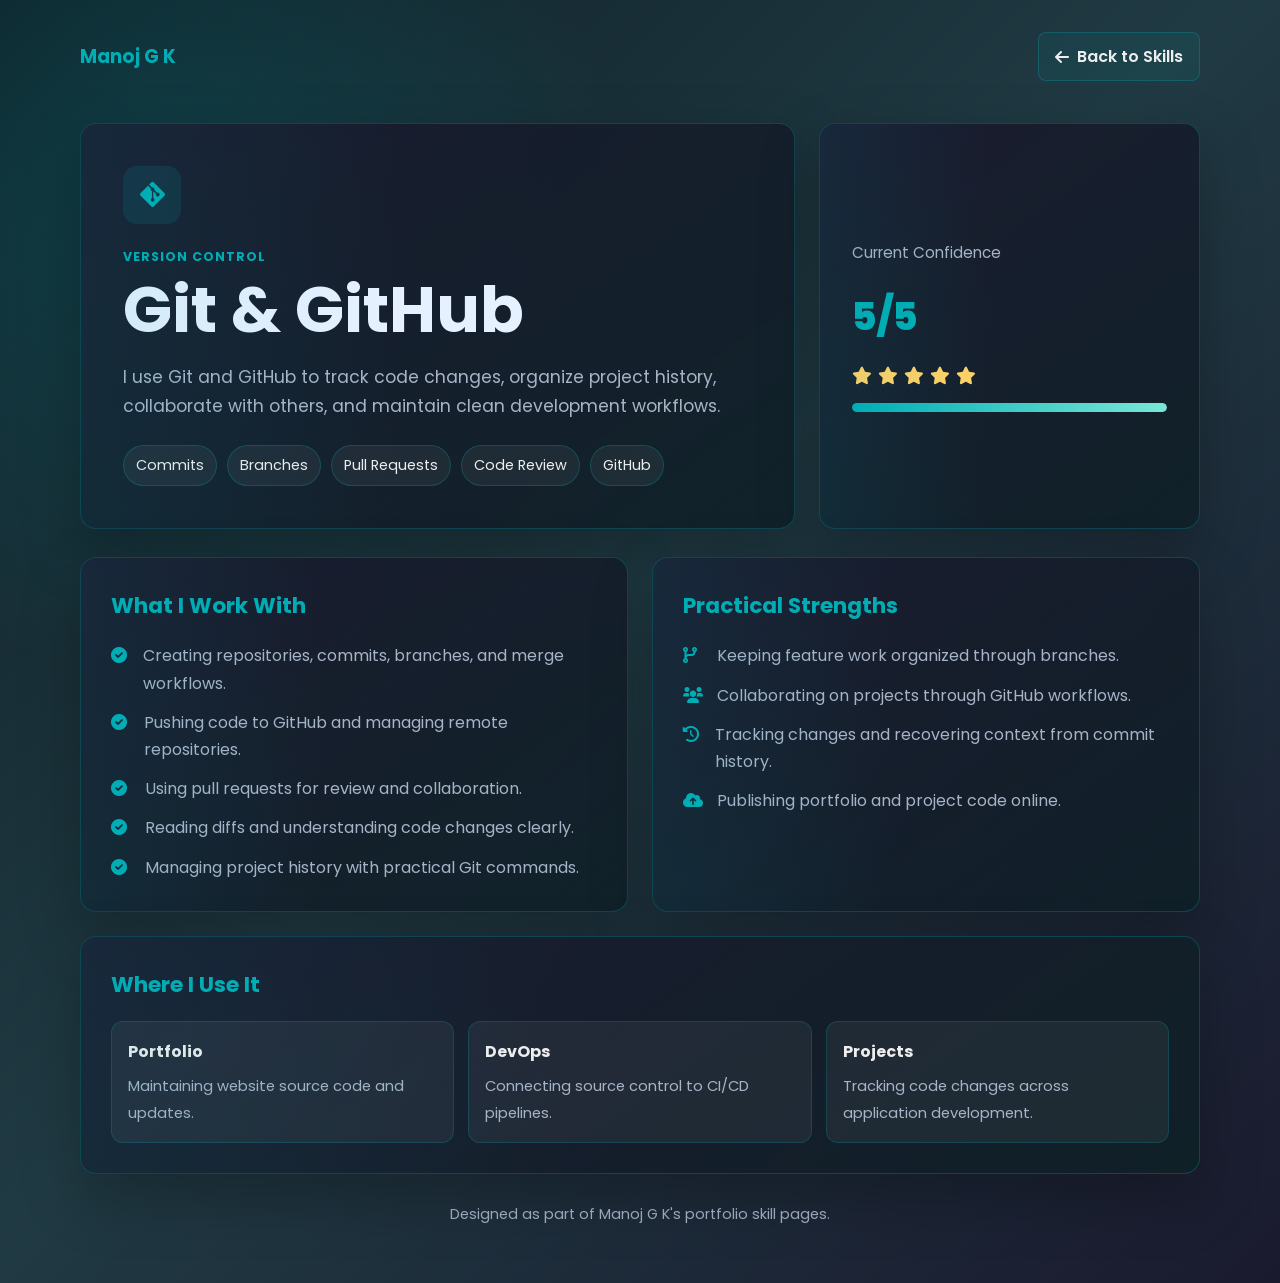
<file: Skills/Git-git hub.html>
<!DOCTYPE html>
<html lang="en">
<head>
  <meta charset="UTF-8">
  <meta name="viewport" content="width=device-width, initial-scale=1.0">
  <title>Git & GitHub Skills | Manoj G K</title>
  <link rel="preconnect" href="https://fonts.googleapis.com">
  <link rel="preconnect" href="https://fonts.gstatic.com" crossorigin>
  <link href="https://fonts.googleapis.com/css2?family=Poppins:wght@300;400;500;600;700;800&display=swap" rel="stylesheet">
  <link rel="stylesheet" href="https://cdnjs.cloudflare.com/ajax/libs/font-awesome/6.0.0-beta3/css/all.min.css">
  <link rel="stylesheet" href="./skill-page.css">
</head>
<body>
  <main class="page-shell">
    <nav class="top-bar">
      <a class="brand" href="../index.html#skills">Manoj G K</a>
      <a class="back-link" href="../index.html#skills"><i class="fas fa-arrow-left"></i> Back to Skills</a>
    </nav>

    <section class="hero">
      <div class="hero-card">
        <div class="skill-icon"><i class="fab fa-git-alt"></i></div>
        <p class="eyebrow">Version Control</p>
        <h1>Git & GitHub</h1>
        <p class="lead">I use Git and GitHub to track code changes, organize project history, collaborate with others, and maintain clean development workflows.</p>
        <div class="tag-row">
          <span class="tag">Commits</span>
          <span class="tag">Branches</span>
          <span class="tag">Pull Requests</span>
          <span class="tag">Code Review</span>
          <span class="tag">GitHub</span>
        </div>
      </div>
      <aside class="score-card">
        <p class="score-label">Current Confidence</p>
        <p class="score-value">5/5</p>
        <div class="rating" aria-label="5 out of 5 stars">
          <i class="fas fa-star"></i><i class="fas fa-star"></i><i class="fas fa-star"></i><i class="fas fa-star"></i><i class="fas fa-star"></i>
        </div>
        <div class="meter" style="--level: 100%"><span></span></div>
      </aside>
    </section>

    <section class="content-grid">
      <article class="content-card">
        <h2>What I Work With</h2>
        <ul class="skill-list">
          <li><i class="fas fa-check-circle"></i> Creating repositories, commits, branches, and merge workflows.</li>
          <li><i class="fas fa-check-circle"></i> Pushing code to GitHub and managing remote repositories.</li>
          <li><i class="fas fa-check-circle"></i> Using pull requests for review and collaboration.</li>
          <li><i class="fas fa-check-circle"></i> Reading diffs and understanding code changes clearly.</li>
          <li><i class="fas fa-check-circle"></i> Managing project history with practical Git commands.</li>
        </ul>
      </article>

      <article class="content-card">
        <h2>Practical Strengths</h2>
        <ul class="skill-list">
          <li><i class="fas fa-code-branch"></i> Keeping feature work organized through branches.</li>
          <li><i class="fas fa-users"></i> Collaborating on projects through GitHub workflows.</li>
          <li><i class="fas fa-history"></i> Tracking changes and recovering context from commit history.</li>
          <li><i class="fas fa-cloud-upload-alt"></i> Publishing portfolio and project code online.</li>
        </ul>
      </article>

      <article class="content-card wide">
        <h2>Where I Use It</h2>
        <div class="highlight-grid">
          <div class="highlight"><strong>Portfolio</strong><span>Maintaining website source code and updates.</span></div>
          <div class="highlight"><strong>DevOps</strong><span>Connecting source control to CI/CD pipelines.</span></div>
          <div class="highlight"><strong>Projects</strong><span>Tracking code changes across application development.</span></div>
        </div>
      </article>
    </section>
    <p class="footer-note">Designed as part of Manoj G K's portfolio skill pages.</p>
  </main>
  <script src="./skill-page.js"></script>
</body>
</html>
</file>
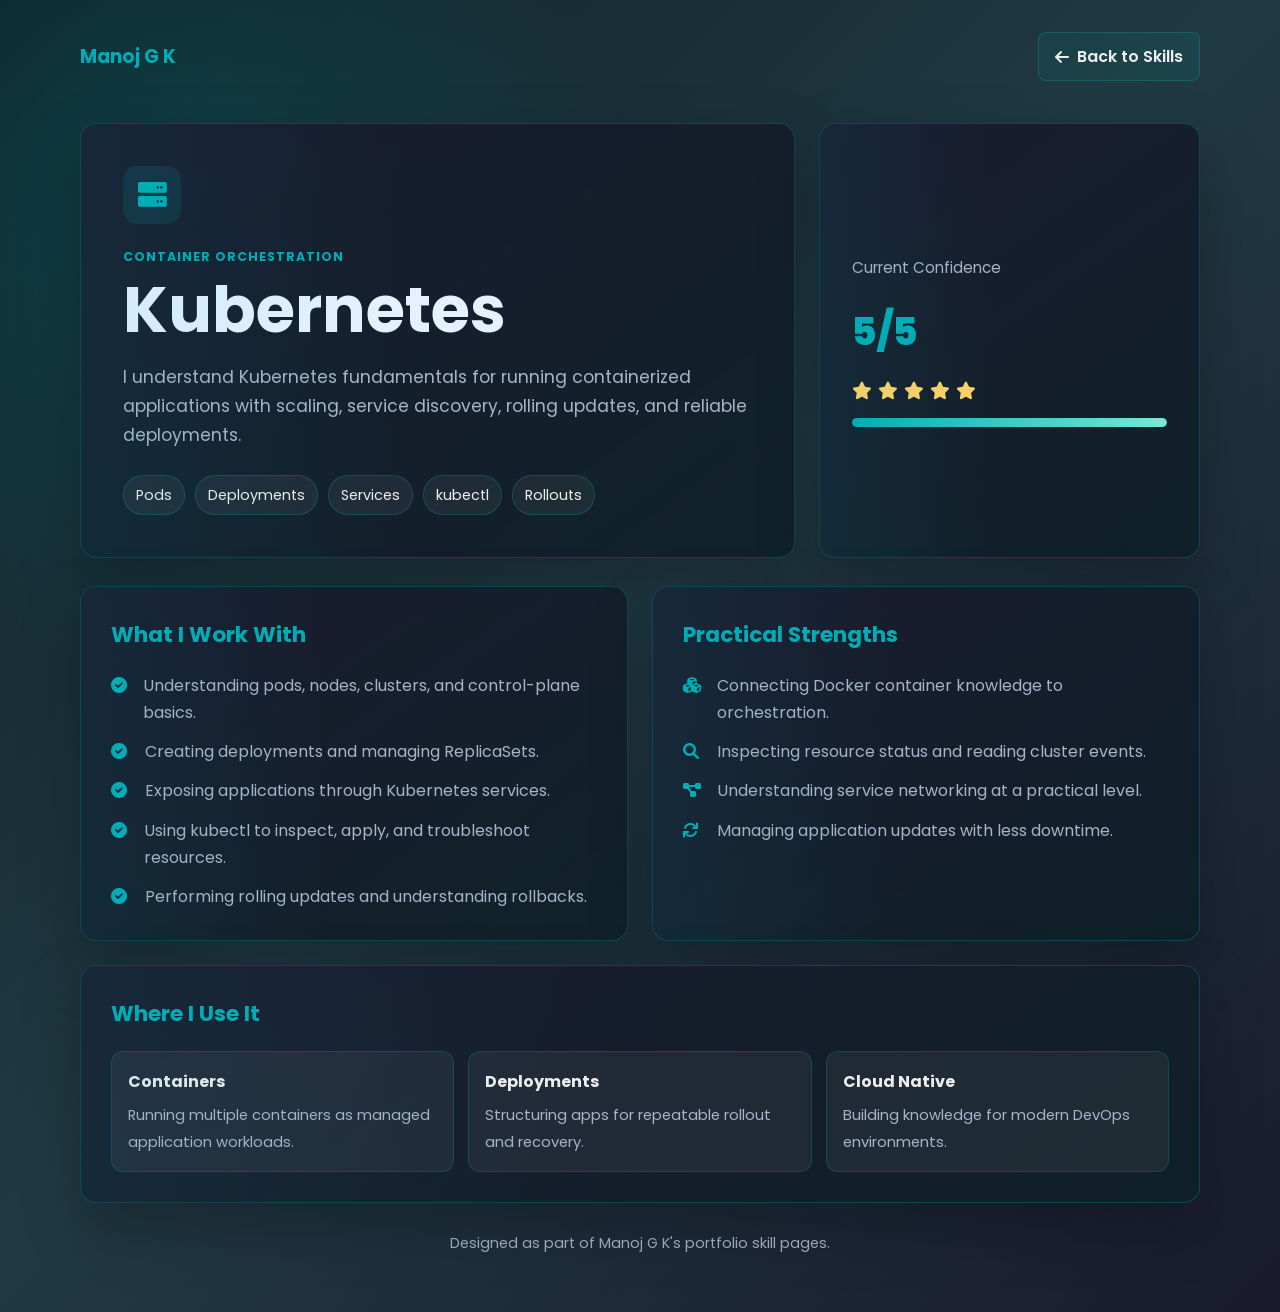
<file: Skills/Kubernetes.html>
<!DOCTYPE html>
<html lang="en">
<head>
  <meta charset="UTF-8">
  <meta name="viewport" content="width=device-width, initial-scale=1.0">
  <title>Kubernetes Skills | Manoj G K</title>
  <link rel="preconnect" href="https://fonts.googleapis.com">
  <link rel="preconnect" href="https://fonts.gstatic.com" crossorigin>
  <link href="https://fonts.googleapis.com/css2?family=Poppins:wght@300;400;500;600;700;800&display=swap" rel="stylesheet">
  <link rel="stylesheet" href="https://cdnjs.cloudflare.com/ajax/libs/font-awesome/6.0.0-beta3/css/all.min.css">
  <link rel="stylesheet" href="./skill-page.css">
</head>
<body>
  <main class="page-shell">
    <nav class="top-bar">
      <a class="brand" href="../index.html#skills">Manoj G K</a>
      <a class="back-link" href="../index.html#skills"><i class="fas fa-arrow-left"></i> Back to Skills</a>
    </nav>

    <section class="hero">
      <div class="hero-card">
        <div class="skill-icon"><i class="fas fa-server"></i></div>
        <p class="eyebrow">Container Orchestration</p>
        <h1>Kubernetes</h1>
        <p class="lead">I understand Kubernetes fundamentals for running containerized applications with scaling, service discovery, rolling updates, and reliable deployments.</p>
        <div class="tag-row">
          <span class="tag">Pods</span>
          <span class="tag">Deployments</span>
          <span class="tag">Services</span>
          <span class="tag">kubectl</span>
          <span class="tag">Rollouts</span>
        </div>
      </div>
      <aside class="score-card">
        <p class="score-label">Current Confidence</p>
        <p class="score-value">5/5</p>
        <div class="rating" aria-label="5 out of 5 stars">
          <i class="fas fa-star"></i><i class="fas fa-star"></i><i class="fas fa-star"></i><i class="fas fa-star"></i><i class="fas fa-star"></i>
        </div>
        <div class="meter" style="--level: 100%"><span></span></div>
      </aside>
    </section>

    <section class="content-grid">
      <article class="content-card">
        <h2>What I Work With</h2>
        <ul class="skill-list">
          <li><i class="fas fa-check-circle"></i> Understanding pods, nodes, clusters, and control-plane basics.</li>
          <li><i class="fas fa-check-circle"></i> Creating deployments and managing ReplicaSets.</li>
          <li><i class="fas fa-check-circle"></i> Exposing applications through Kubernetes services.</li>
          <li><i class="fas fa-check-circle"></i> Using kubectl to inspect, apply, and troubleshoot resources.</li>
          <li><i class="fas fa-check-circle"></i> Performing rolling updates and understanding rollbacks.</li>
        </ul>
      </article>

      <article class="content-card">
        <h2>Practical Strengths</h2>
        <ul class="skill-list">
          <li><i class="fas fa-cubes"></i> Connecting Docker container knowledge to orchestration.</li>
          <li><i class="fas fa-search"></i> Inspecting resource status and reading cluster events.</li>
          <li><i class="fas fa-project-diagram"></i> Understanding service networking at a practical level.</li>
          <li><i class="fas fa-sync"></i> Managing application updates with less downtime.</li>
        </ul>
      </article>

      <article class="content-card wide">
        <h2>Where I Use It</h2>
        <div class="highlight-grid">
          <div class="highlight"><strong>Containers</strong><span>Running multiple containers as managed application workloads.</span></div>
          <div class="highlight"><strong>Deployments</strong><span>Structuring apps for repeatable rollout and recovery.</span></div>
          <div class="highlight"><strong>Cloud Native</strong><span>Building knowledge for modern DevOps environments.</span></div>
        </div>
      </article>
    </section>
    <p class="footer-note">Designed as part of Manoj G K's portfolio skill pages.</p>
  </main>
  <script src="./skill-page.js"></script>
</body>
</html>
</file>
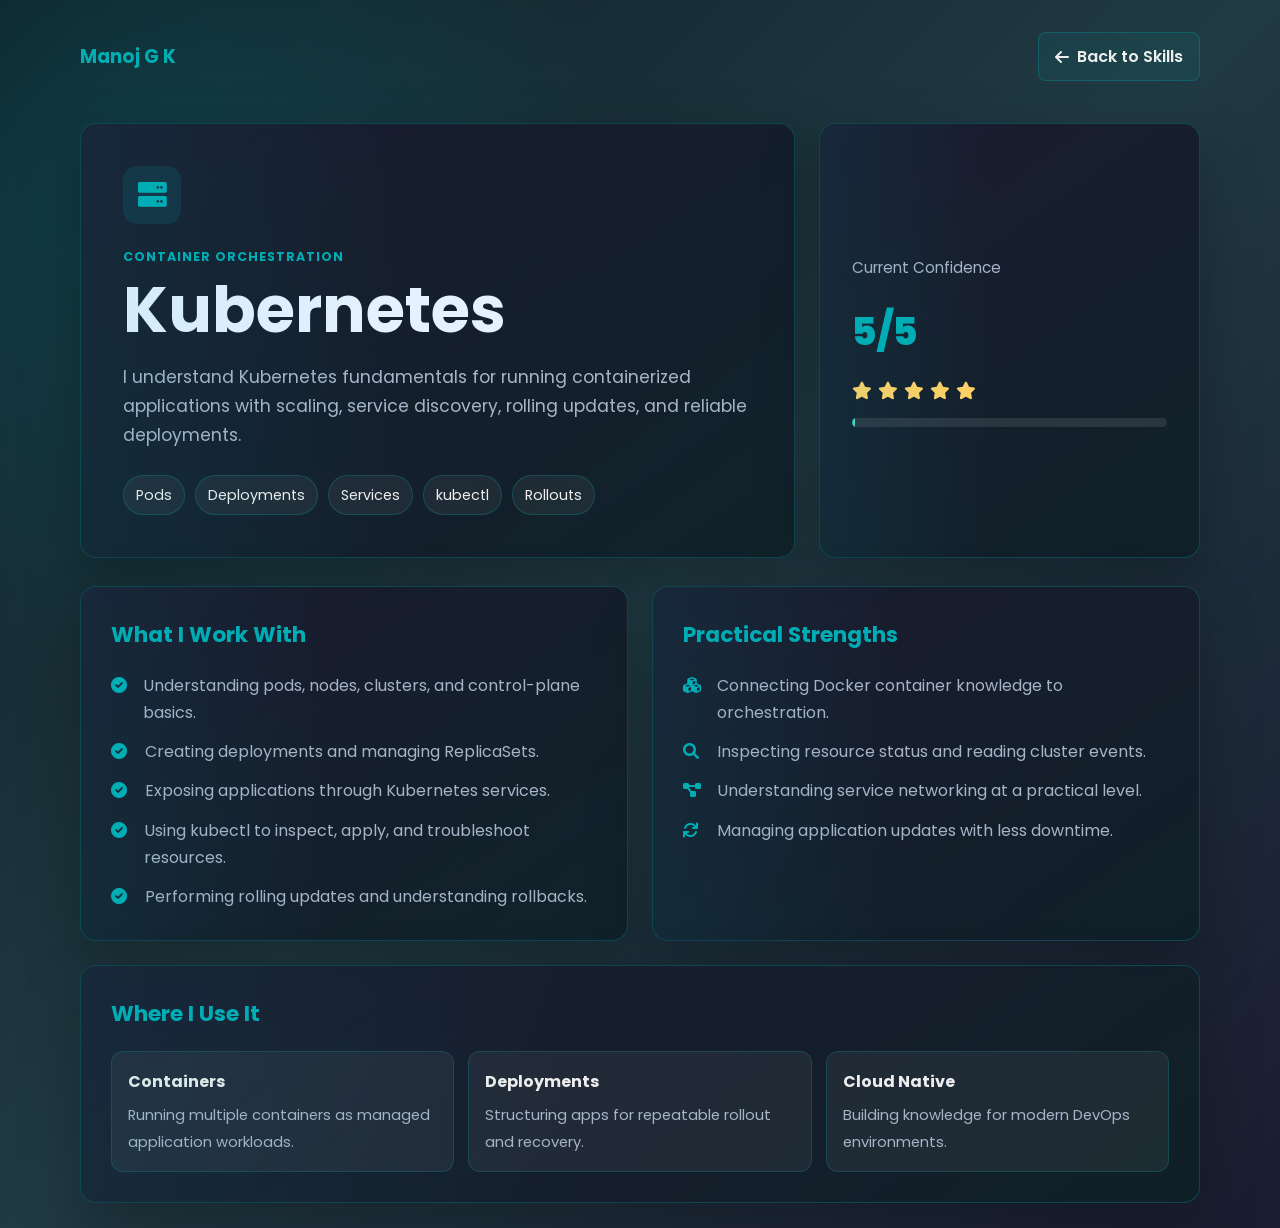
<file: Skills/Kuberntes.html>
<!DOCTYPE html>
<html lang="en">
<head>
  <meta charset="UTF-8">
  <meta http-equiv="refresh" content="0; url=./Kubernetes.html">
  <title>Redirecting to Kubernetes Skills</title>
</head>
<body>
  <p>Redirecting to <a href="./Kubernetes.html">Kubernetes Skills</a>.</p>
</body>
</html>
</file>
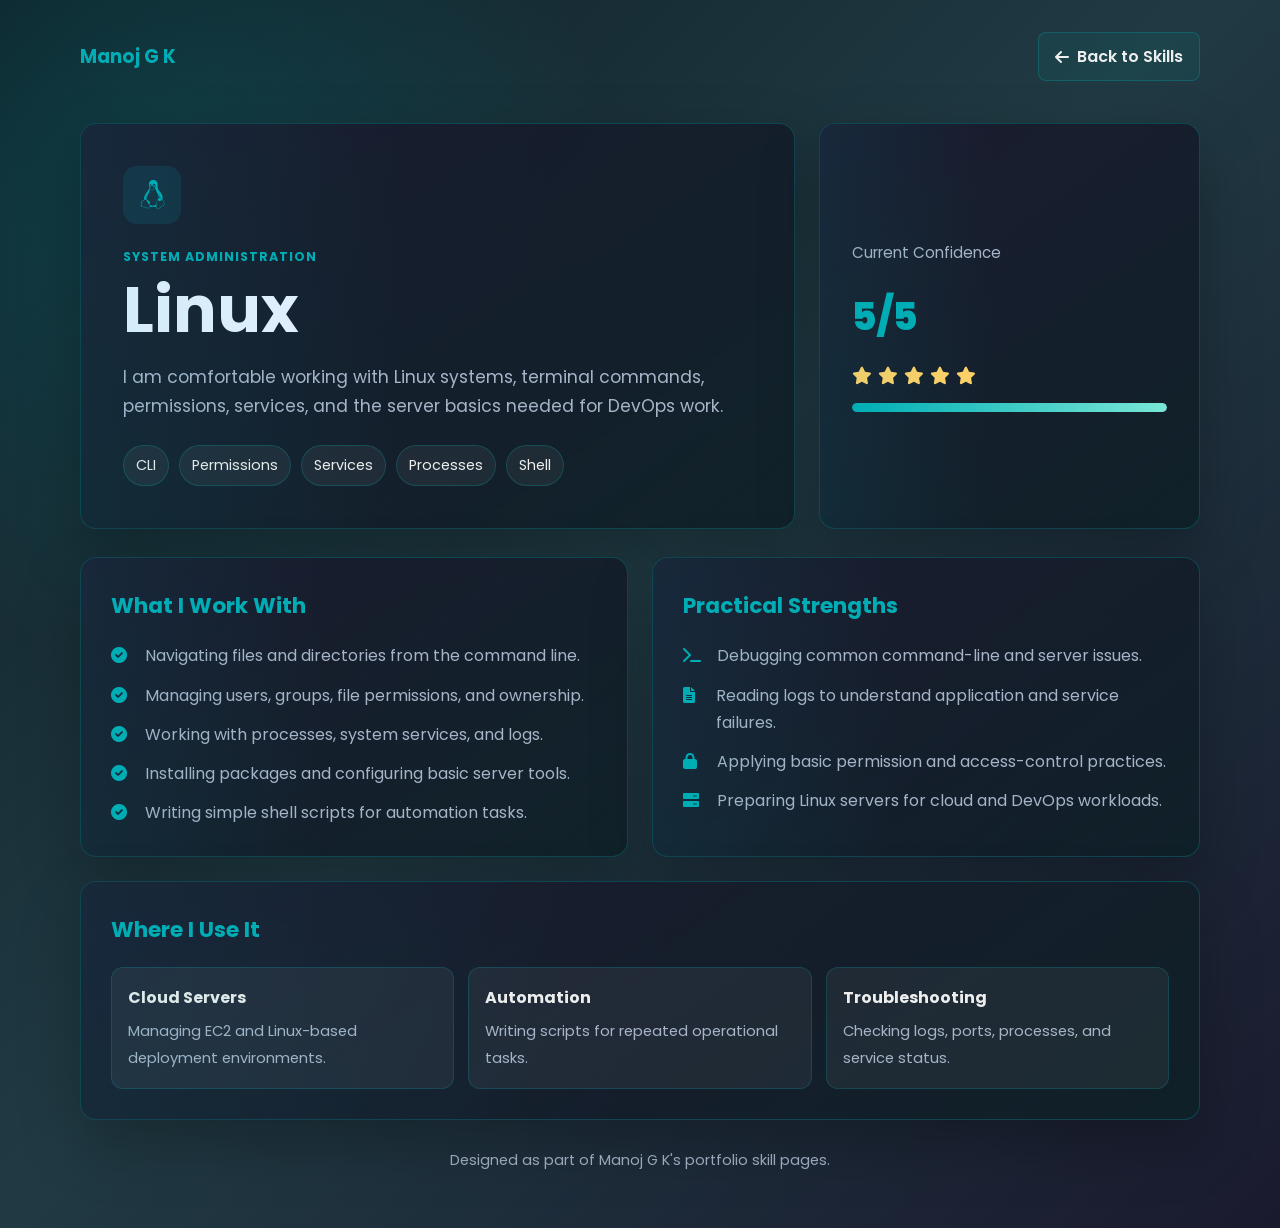
<file: Skills/Linux.html>
<!DOCTYPE html>
<html lang="en">
<head>
  <meta charset="UTF-8">
  <meta name="viewport" content="width=device-width, initial-scale=1.0">
  <title>Linux Skills | Manoj G K</title>
  <link rel="preconnect" href="https://fonts.googleapis.com">
  <link rel="preconnect" href="https://fonts.gstatic.com" crossorigin>
  <link href="https://fonts.googleapis.com/css2?family=Poppins:wght@300;400;500;600;700;800&display=swap" rel="stylesheet">
  <link rel="stylesheet" href="https://cdnjs.cloudflare.com/ajax/libs/font-awesome/6.0.0-beta3/css/all.min.css">
  <link rel="stylesheet" href="./skill-page.css">
</head>
<body>
  <main class="page-shell">
    <nav class="top-bar">
      <a class="brand" href="../index.html#skills">Manoj G K</a>
      <a class="back-link" href="../index.html#skills"><i class="fas fa-arrow-left"></i> Back to Skills</a>
    </nav>

    <section class="hero">
      <div class="hero-card">
        <div class="skill-icon"><i class="fab fa-linux"></i></div>
        <p class="eyebrow">System Administration</p>
        <h1>Linux</h1>
        <p class="lead">I am comfortable working with Linux systems, terminal commands, permissions, services, and the server basics needed for DevOps work.</p>
        <div class="tag-row">
          <span class="tag">CLI</span>
          <span class="tag">Permissions</span>
          <span class="tag">Services</span>
          <span class="tag">Processes</span>
          <span class="tag">Shell</span>
        </div>
      </div>
      <aside class="score-card">
        <p class="score-label">Current Confidence</p>
        <p class="score-value">5/5</p>
        <div class="rating" aria-label="5 out of 5 stars">
          <i class="fas fa-star"></i><i class="fas fa-star"></i><i class="fas fa-star"></i><i class="fas fa-star"></i><i class="fas fa-star"></i>
        </div>
        <div class="meter" style="--level: 100%"><span></span></div>
      </aside>
    </section>

    <section class="content-grid">
      <article class="content-card">
        <h2>What I Work With</h2>
        <ul class="skill-list">
          <li><i class="fas fa-check-circle"></i> Navigating files and directories from the command line.</li>
          <li><i class="fas fa-check-circle"></i> Managing users, groups, file permissions, and ownership.</li>
          <li><i class="fas fa-check-circle"></i> Working with processes, system services, and logs.</li>
          <li><i class="fas fa-check-circle"></i> Installing packages and configuring basic server tools.</li>
          <li><i class="fas fa-check-circle"></i> Writing simple shell scripts for automation tasks.</li>
        </ul>
      </article>

      <article class="content-card">
        <h2>Practical Strengths</h2>
        <ul class="skill-list">
          <li><i class="fas fa-terminal"></i> Debugging common command-line and server issues.</li>
          <li><i class="fas fa-file-alt"></i> Reading logs to understand application and service failures.</li>
          <li><i class="fas fa-lock"></i> Applying basic permission and access-control practices.</li>
          <li><i class="fas fa-server"></i> Preparing Linux servers for cloud and DevOps workloads.</li>
        </ul>
      </article>

      <article class="content-card wide">
        <h2>Where I Use It</h2>
        <div class="highlight-grid">
          <div class="highlight"><strong>Cloud Servers</strong><span>Managing EC2 and Linux-based deployment environments.</span></div>
          <div class="highlight"><strong>Automation</strong><span>Writing scripts for repeated operational tasks.</span></div>
          <div class="highlight"><strong>Troubleshooting</strong><span>Checking logs, ports, processes, and service status.</span></div>
        </div>
      </article>
    </section>
    <p class="footer-note">Designed as part of Manoj G K's portfolio skill pages.</p>
  </main>
  <script src="./skill-page.js"></script>
</body>
</html>
</file>
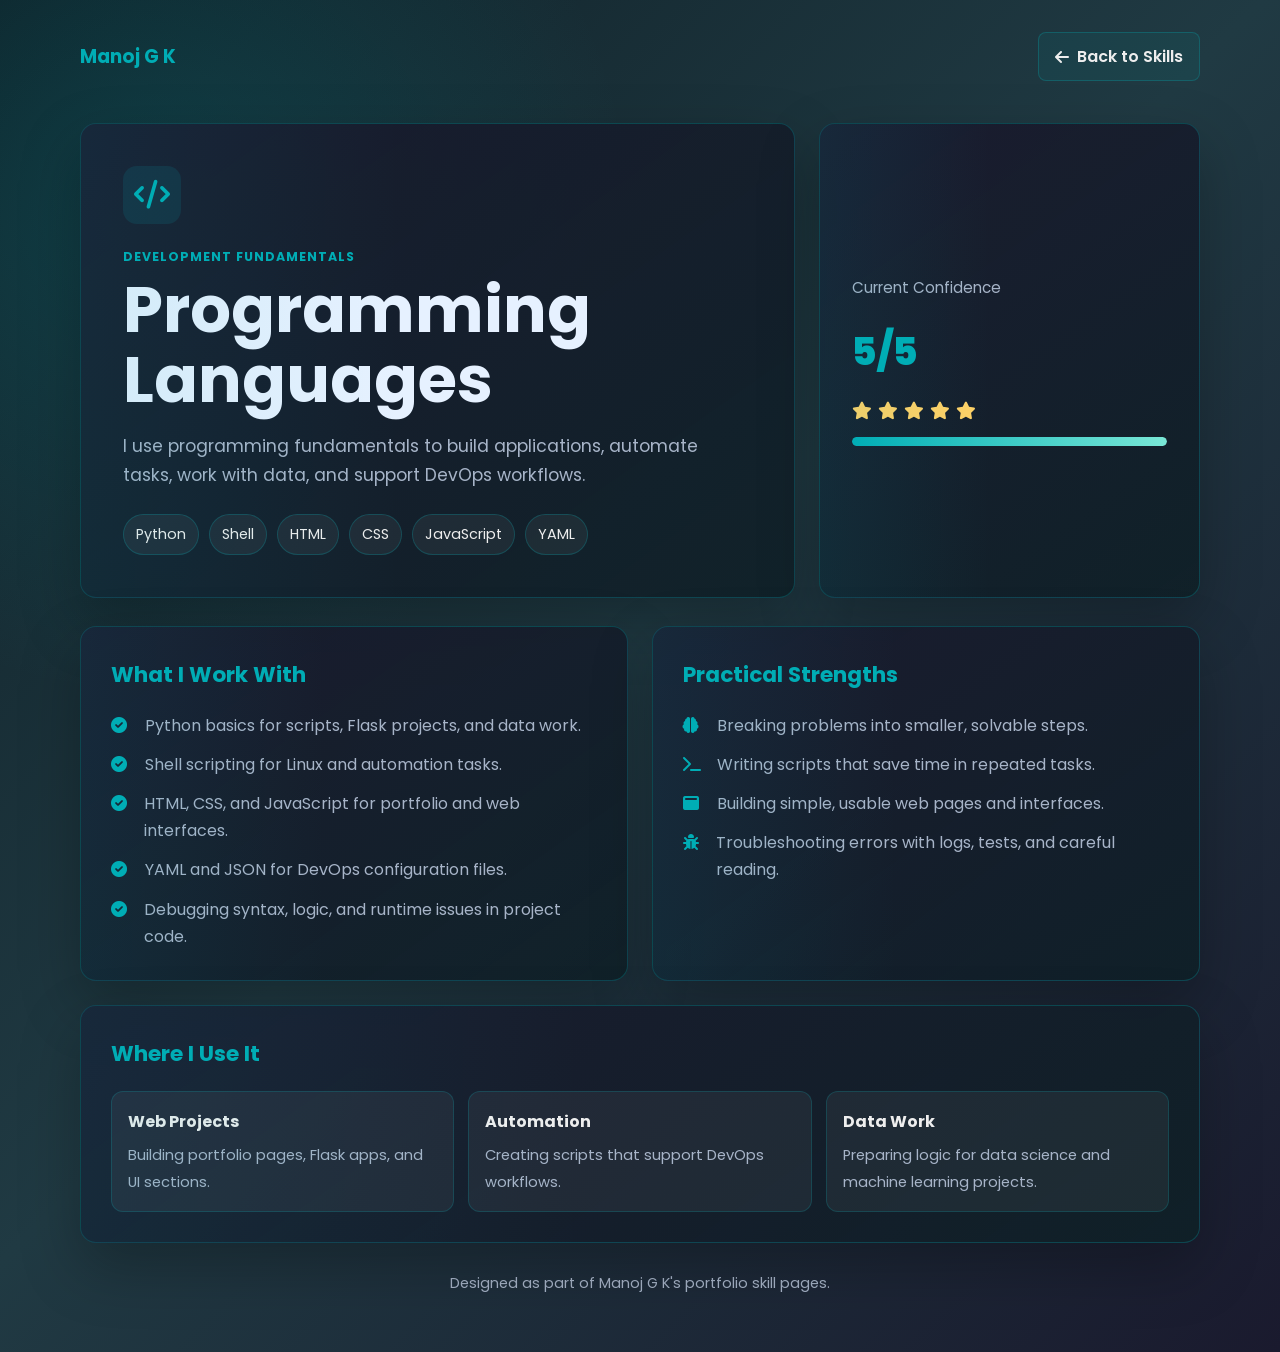
<file: Skills/programming-languages.html>
<!DOCTYPE html>
<html lang="en">
<head>
  <meta charset="UTF-8">
  <meta name="viewport" content="width=device-width, initial-scale=1.0">
  <title>Programming Skills | Manoj G K</title>
  <link rel="preconnect" href="https://fonts.googleapis.com">
  <link rel="preconnect" href="https://fonts.gstatic.com" crossorigin>
  <link href="https://fonts.googleapis.com/css2?family=Poppins:wght@300;400;500;600;700;800&display=swap" rel="stylesheet">
  <link rel="stylesheet" href="https://cdnjs.cloudflare.com/ajax/libs/font-awesome/6.0.0-beta3/css/all.min.css">
  <link rel="stylesheet" href="./skill-page.css">
</head>
<body>
  <main class="page-shell">
    <nav class="top-bar">
      <a class="brand" href="../index.html#skills">Manoj G K</a>
      <a class="back-link" href="../index.html#skills"><i class="fas fa-arrow-left"></i> Back to Skills</a>
    </nav>

    <section class="hero">
      <div class="hero-card">
        <div class="skill-icon"><i class="fas fa-code"></i></div>
        <p class="eyebrow">Development Fundamentals</p>
        <h1>Programming Languages</h1>
        <p class="lead">I use programming fundamentals to build applications, automate tasks, work with data, and support DevOps workflows.</p>
        <div class="tag-row">
          <span class="tag">Python</span>
          <span class="tag">Shell</span>
          <span class="tag">HTML</span>
          <span class="tag">CSS</span>
          <span class="tag">JavaScript</span>
          <span class="tag">YAML</span>
        </div>
      </div>
      <aside class="score-card">
        <p class="score-label">Current Confidence</p>
        <p class="score-value">5/5</p>
        <div class="rating" aria-label="5 out of 5 stars">
          <i class="fas fa-star"></i><i class="fas fa-star"></i><i class="fas fa-star"></i><i class="fas fa-star"></i><i class="fas fa-star"></i>
        </div>
        <div class="meter" style="--level: 100%"><span></span></div>
      </aside>
    </section>

    <section class="content-grid">
      <article class="content-card">
        <h2>What I Work With</h2>
        <ul class="skill-list">
          <li><i class="fas fa-check-circle"></i> Python basics for scripts, Flask projects, and data work.</li>
          <li><i class="fas fa-check-circle"></i> Shell scripting for Linux and automation tasks.</li>
          <li><i class="fas fa-check-circle"></i> HTML, CSS, and JavaScript for portfolio and web interfaces.</li>
          <li><i class="fas fa-check-circle"></i> YAML and JSON for DevOps configuration files.</li>
          <li><i class="fas fa-check-circle"></i> Debugging syntax, logic, and runtime issues in project code.</li>
        </ul>
      </article>

      <article class="content-card">
        <h2>Practical Strengths</h2>
        <ul class="skill-list">
          <li><i class="fas fa-brain"></i> Breaking problems into smaller, solvable steps.</li>
          <li><i class="fas fa-terminal"></i> Writing scripts that save time in repeated tasks.</li>
          <li><i class="fas fa-window-maximize"></i> Building simple, usable web pages and interfaces.</li>
          <li><i class="fas fa-bug"></i> Troubleshooting errors with logs, tests, and careful reading.</li>
        </ul>
      </article>

      <article class="content-card wide">
        <h2>Where I Use It</h2>
        <div class="highlight-grid">
          <div class="highlight"><strong>Web Projects</strong><span>Building portfolio pages, Flask apps, and UI sections.</span></div>
          <div class="highlight"><strong>Automation</strong><span>Creating scripts that support DevOps workflows.</span></div>
          <div class="highlight"><strong>Data Work</strong><span>Preparing logic for data science and machine learning projects.</span></div>
        </div>
      </article>
    </section>
    <p class="footer-note">Designed as part of Manoj G K's portfolio skill pages.</p>
  </main>
  <script src="./skill-page.js"></script>
</body>
</html>
</file>
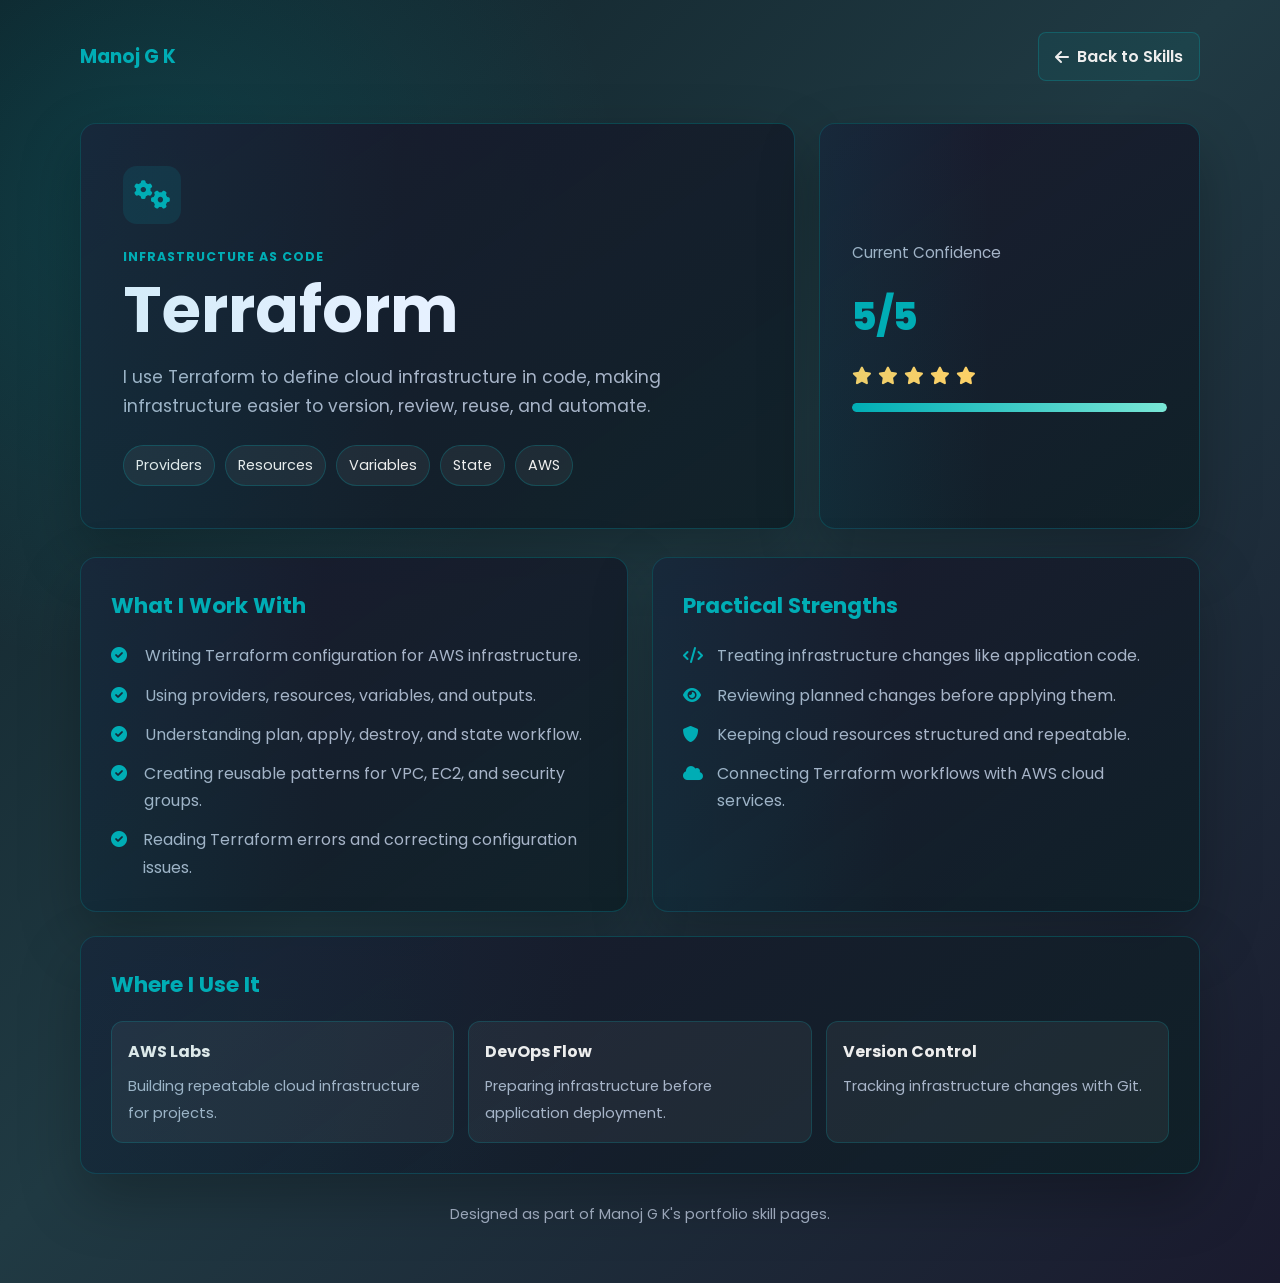
<file: Skills/Terraform.html>
<!DOCTYPE html>
<html lang="en">
<head>
  <meta charset="UTF-8">
  <meta name="viewport" content="width=device-width, initial-scale=1.0">
  <title>Terraform Skills | Manoj G K</title>
  <link rel="preconnect" href="https://fonts.googleapis.com">
  <link rel="preconnect" href="https://fonts.gstatic.com" crossorigin>
  <link href="https://fonts.googleapis.com/css2?family=Poppins:wght@300;400;500;600;700;800&display=swap" rel="stylesheet">
  <link rel="stylesheet" href="https://cdnjs.cloudflare.com/ajax/libs/font-awesome/6.0.0-beta3/css/all.min.css">
  <link rel="stylesheet" href="./skill-page.css">
</head>
<body>
  <main class="page-shell">
    <nav class="top-bar">
      <a class="brand" href="../index.html#skills">Manoj G K</a>
      <a class="back-link" href="../index.html#skills"><i class="fas fa-arrow-left"></i> Back to Skills</a>
    </nav>

    <section class="hero">
      <div class="hero-card">
        <div class="skill-icon"><i class="fas fa-cogs"></i></div>
        <p class="eyebrow">Infrastructure as Code</p>
        <h1>Terraform</h1>
        <p class="lead">I use Terraform to define cloud infrastructure in code, making infrastructure easier to version, review, reuse, and automate.</p>
        <div class="tag-row">
          <span class="tag">Providers</span>
          <span class="tag">Resources</span>
          <span class="tag">Variables</span>
          <span class="tag">State</span>
          <span class="tag">AWS</span>
        </div>
      </div>
      <aside class="score-card">
        <p class="score-label">Current Confidence</p>
        <p class="score-value">5/5</p>
        <div class="rating" aria-label="5 out of 5 stars">
          <i class="fas fa-star"></i><i class="fas fa-star"></i><i class="fas fa-star"></i><i class="fas fa-star"></i><i class="fas fa-star"></i>
        </div>
        <div class="meter" style="--level: 100%"><span></span></div>
      </aside>
    </section>

    <section class="content-grid">
      <article class="content-card">
        <h2>What I Work With</h2>
        <ul class="skill-list">
          <li><i class="fas fa-check-circle"></i> Writing Terraform configuration for AWS infrastructure.</li>
          <li><i class="fas fa-check-circle"></i> Using providers, resources, variables, and outputs.</li>
          <li><i class="fas fa-check-circle"></i> Understanding plan, apply, destroy, and state workflow.</li>
          <li><i class="fas fa-check-circle"></i> Creating reusable patterns for VPC, EC2, and security groups.</li>
          <li><i class="fas fa-check-circle"></i> Reading Terraform errors and correcting configuration issues.</li>
        </ul>
      </article>

      <article class="content-card">
        <h2>Practical Strengths</h2>
        <ul class="skill-list">
          <li><i class="fas fa-code"></i> Treating infrastructure changes like application code.</li>
          <li><i class="fas fa-eye"></i> Reviewing planned changes before applying them.</li>
          <li><i class="fas fa-shield-alt"></i> Keeping cloud resources structured and repeatable.</li>
          <li><i class="fas fa-cloud"></i> Connecting Terraform workflows with AWS cloud services.</li>
        </ul>
      </article>

      <article class="content-card wide">
        <h2>Where I Use It</h2>
        <div class="highlight-grid">
          <div class="highlight"><strong>AWS Labs</strong><span>Building repeatable cloud infrastructure for projects.</span></div>
          <div class="highlight"><strong>DevOps Flow</strong><span>Preparing infrastructure before application deployment.</span></div>
          <div class="highlight"><strong>Version Control</strong><span>Tracking infrastructure changes with Git.</span></div>
        </div>
      </article>
    </section>
    <p class="footer-note">Designed as part of Manoj G K's portfolio skill pages.</p>
  </main>
  <script src="./skill-page.js"></script>
</body>
</html>
</file>
<file: Skills/skill-page.css>
:root {
  --primary: #00adb5;
  --primary-dark: #028d8f;
  --secondary: #1a1a2e;
  --dark: #0f2027;
  --panel: rgba(26, 26, 46, 0.86);
  --panel-soft: rgba(238, 238, 238, 0.06);
  --light: #eeeeee;
  --text: #e6f1ff;
  --muted: #a7b4c8;
  --line: rgba(0, 173, 181, 0.28);
}

* {
  box-sizing: border-box;
  margin: 0;
  padding: 0;
}

body {
  min-height: 100vh;
  font-family: "Poppins", Arial, sans-serif;
  background:
    radial-gradient(circle at 12% 16%, rgba(0, 173, 181, 0.18), transparent 30%),
    linear-gradient(135deg, #0f2027, #203a43 48%, #1a1a2e);
  color: var(--text);
  line-height: 1.7;
}

a {
  color: inherit;
}

.page-shell {
  width: min(1120px, calc(100% - 32px));
  margin: 0 auto;
  padding: 32px 0 56px;
}

.top-bar {
  display: flex;
  justify-content: space-between;
  align-items: center;
  gap: 16px;
  margin-bottom: 42px;
}

.brand {
  color: var(--primary);
  font-size: 1.15rem;
  font-weight: 700;
  text-decoration: none;
}

.back-link,
.primary-link {
  display: inline-flex;
  align-items: center;
  gap: 8px;
  border: 1px solid var(--line);
  border-radius: 8px;
  padding: 10px 16px;
  background: rgba(0, 173, 181, 0.08);
  color: var(--light);
  font-weight: 600;
  text-decoration: none;
  transition: transform 0.25s ease, background 0.25s ease, border-color 0.25s ease;
}

.back-link:hover,
.primary-link:hover {
  transform: translateY(-2px);
  border-color: var(--primary);
  background: rgba(0, 173, 181, 0.18);
}

.hero {
  display: grid;
  grid-template-columns: 1.5fr 0.8fr;
  align-items: stretch;
  gap: 24px;
  margin-bottom: 28px;
}

.hero-card,
.score-card,
.content-card {
  position: relative;
  overflow: hidden;
  border: 1px solid var(--line);
  border-radius: 16px;
  background: linear-gradient(145deg, rgba(26, 26, 46, 0.94), rgba(15, 32, 39, 0.9));
  box-shadow: 0 24px 60px rgba(0, 0, 0, 0.26);
}

.hero-card::before,
.score-card::before,
.content-card::before {
  content: "";
  position: absolute;
  inset: 0;
  pointer-events: none;
  background: linear-gradient(90deg, rgba(0, 173, 181, 0.09), transparent 45%);
}

.hero-card {
  padding: 42px;
}

.skill-icon {
  width: 58px;
  height: 58px;
  display: inline-flex;
  align-items: center;
  justify-content: center;
  margin-bottom: 22px;
  border-radius: 14px;
  background: rgba(0, 173, 181, 0.13);
  color: var(--primary);
  font-size: 1.8rem;
}

.eyebrow {
  color: var(--primary);
  font-weight: 700;
  letter-spacing: 0.08em;
  text-transform: uppercase;
  font-size: 0.78rem;
}

h1 {
  margin-top: 8px;
  font-size: clamp(2.15rem, 5vw, 4rem);
  line-height: 1.08;
}

.lead {
  max-width: 760px;
  margin-top: 18px;
  color: var(--muted);
  font-size: 1.08rem;
}

.tag-row {
  display: flex;
  flex-wrap: wrap;
  gap: 10px;
  margin-top: 24px;
}

.tag {
  border: 1px solid rgba(0, 173, 181, 0.26);
  border-radius: 999px;
  padding: 7px 12px;
  background: rgba(238, 238, 238, 0.06);
  color: var(--light);
  font-size: 0.9rem;
}

.score-card {
  padding: 32px;
  display: flex;
  flex-direction: column;
  justify-content: center;
  gap: 18px;
}

.score-label {
  color: var(--muted);
  font-size: 0.95rem;
}

.score-value {
  color: var(--primary);
  font-size: 2.4rem;
  font-weight: 800;
}

.rating {
  display: flex;
  gap: 6px;
  color: #ffd166;
  font-size: 1.1rem;
}

.meter {
  width: 100%;
  height: 9px;
  overflow: hidden;
  border-radius: 999px;
  background: rgba(238, 238, 238, 0.1);
}

.meter span {
  display: block;
  width: var(--level);
  height: 100%;
  border-radius: inherit;
  background: linear-gradient(90deg, var(--primary), #79e7d6);
  transform: scaleX(0);
  transform-origin: left;
  transition: transform 0.9s ease;
}

.meter.is-visible span {
  transform: scaleX(1);
}

.content-grid {
  display: grid;
  grid-template-columns: repeat(2, minmax(0, 1fr));
  gap: 24px;
}

.content-card {
  padding: 30px;
}

.content-card.wide {
  grid-column: 1 / -1;
}

h2 {
  position: relative;
  margin-bottom: 18px;
  color: var(--primary);
  font-size: 1.35rem;
}

.skill-list {
  display: grid;
  gap: 12px;
  list-style: none;
}

.skill-list li {
  display: flex;
  gap: 12px;
  align-items: flex-start;
  color: var(--muted);
}

.skill-list i {
  width: 22px;
  margin-top: 5px;
  color: var(--primary);
}

.highlight-grid {
  display: grid;
  grid-template-columns: repeat(3, minmax(0, 1fr));
  gap: 14px;
}

.highlight {
  border: 1px solid rgba(0, 173, 181, 0.22);
  border-radius: 12px;
  padding: 16px;
  background: var(--panel-soft);
}

.highlight strong {
  display: block;
  margin-bottom: 6px;
  color: var(--light);
}

.highlight span {
  color: var(--muted);
  font-size: 0.92rem;
}

.video-frame {
  width: 100%;
  aspect-ratio: 16 / 9;
  border: 0;
  border-radius: 12px;
  background: #000;
}

.footer-note {
  margin-top: 28px;
  color: var(--muted);
  text-align: center;
  font-size: 0.9rem;
}

@media (max-width: 820px) {
  .hero,
  .content-grid {
    grid-template-columns: 1fr;
  }

  .hero-card {
    padding: 30px;
  }

  .highlight-grid {
    grid-template-columns: 1fr;
  }
}

@media (max-width: 560px) {
  .top-bar {
    align-items: flex-start;
    flex-direction: column;
  }

  .page-shell {
    width: min(100% - 22px, 1120px);
    padding-top: 22px;
  }

  .hero-card,
  .score-card,
  .content-card {
    border-radius: 12px;
  }

  .hero-card,
  .score-card,
  .content-card {
    padding: 22px;
  }
}
</file>
